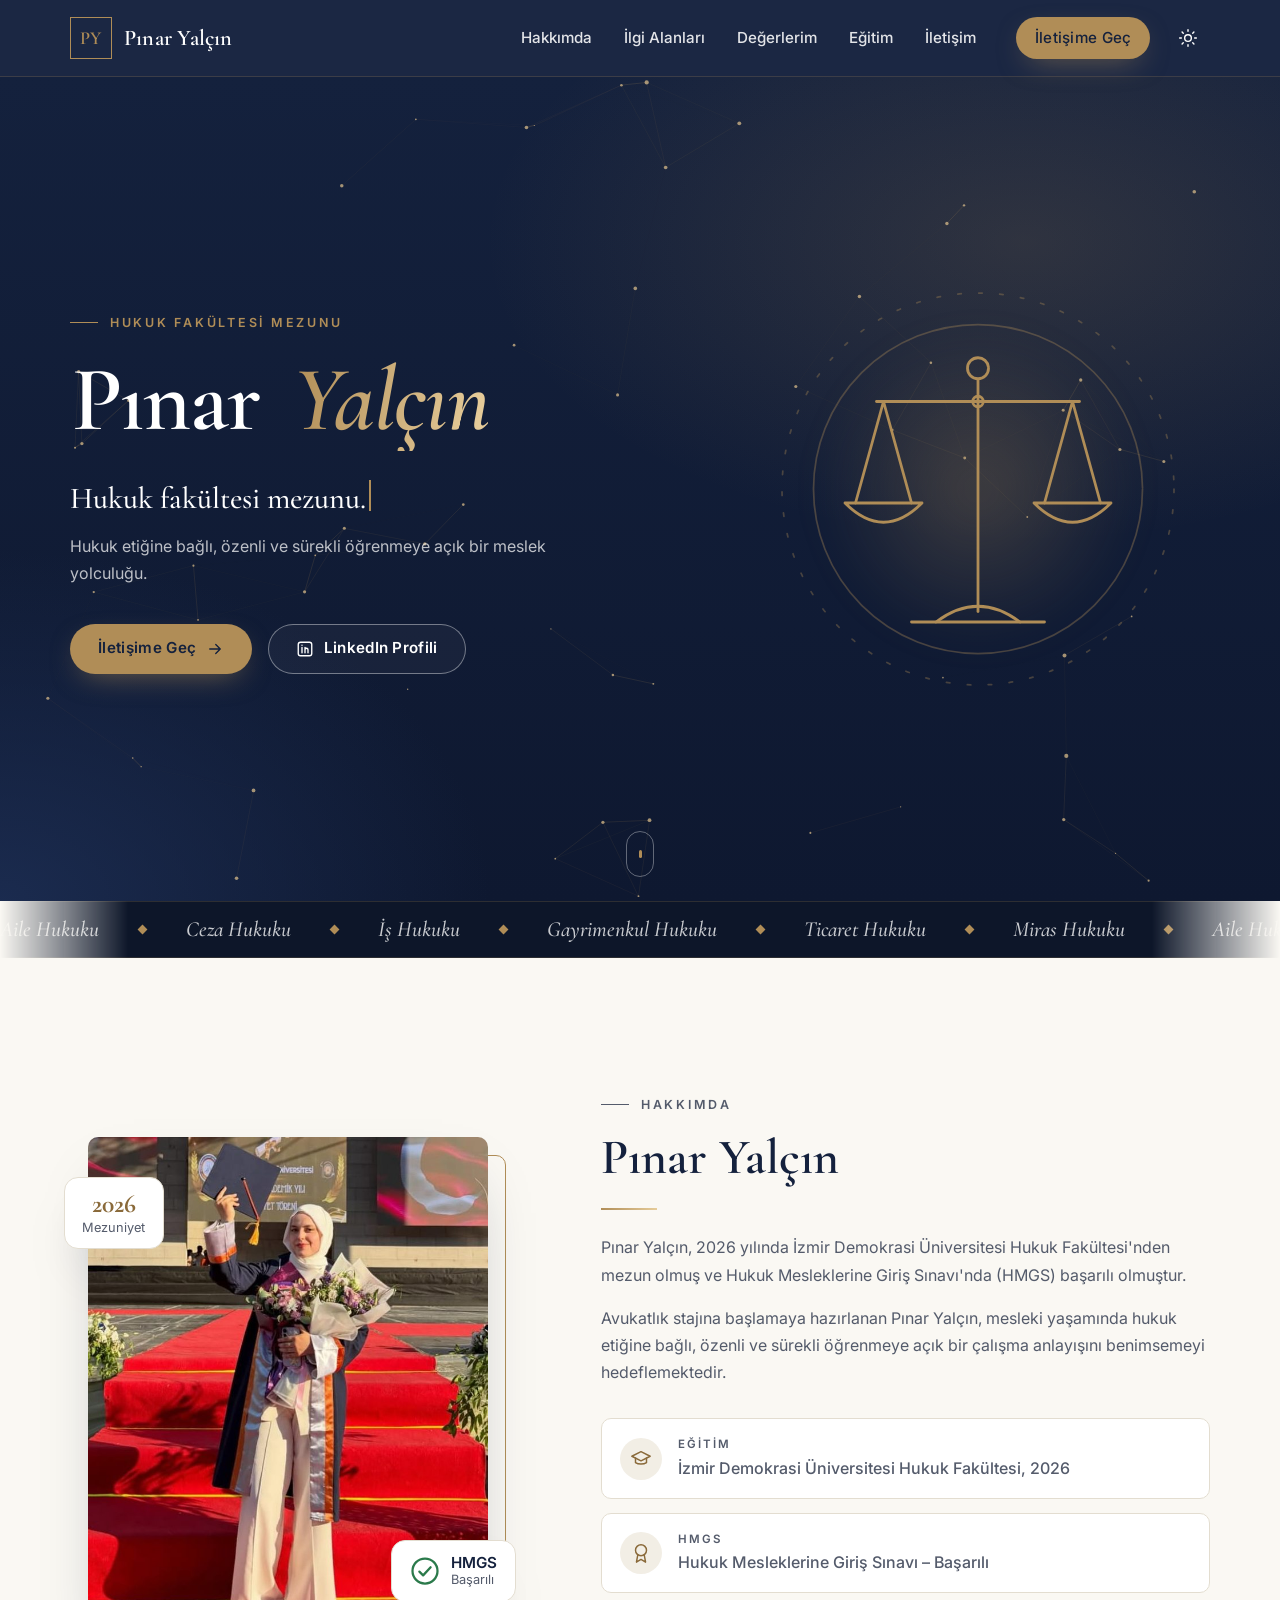
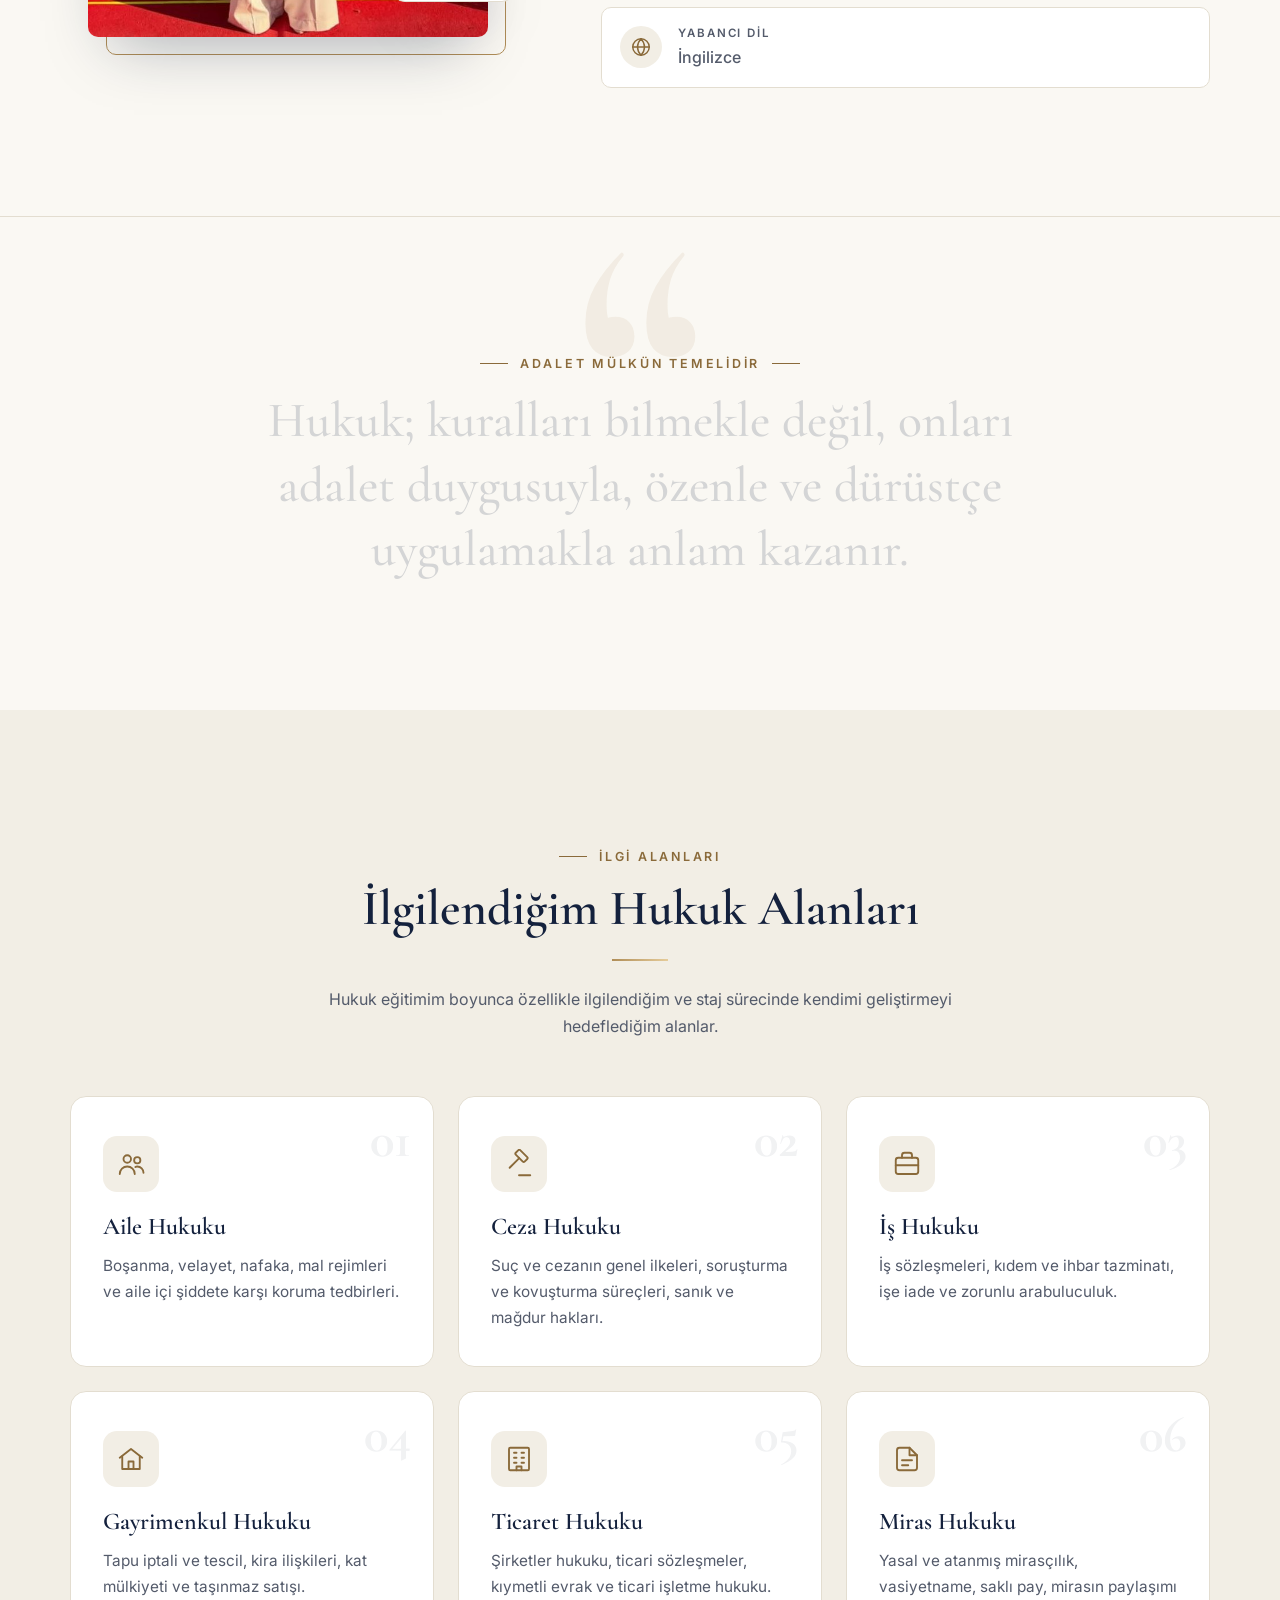
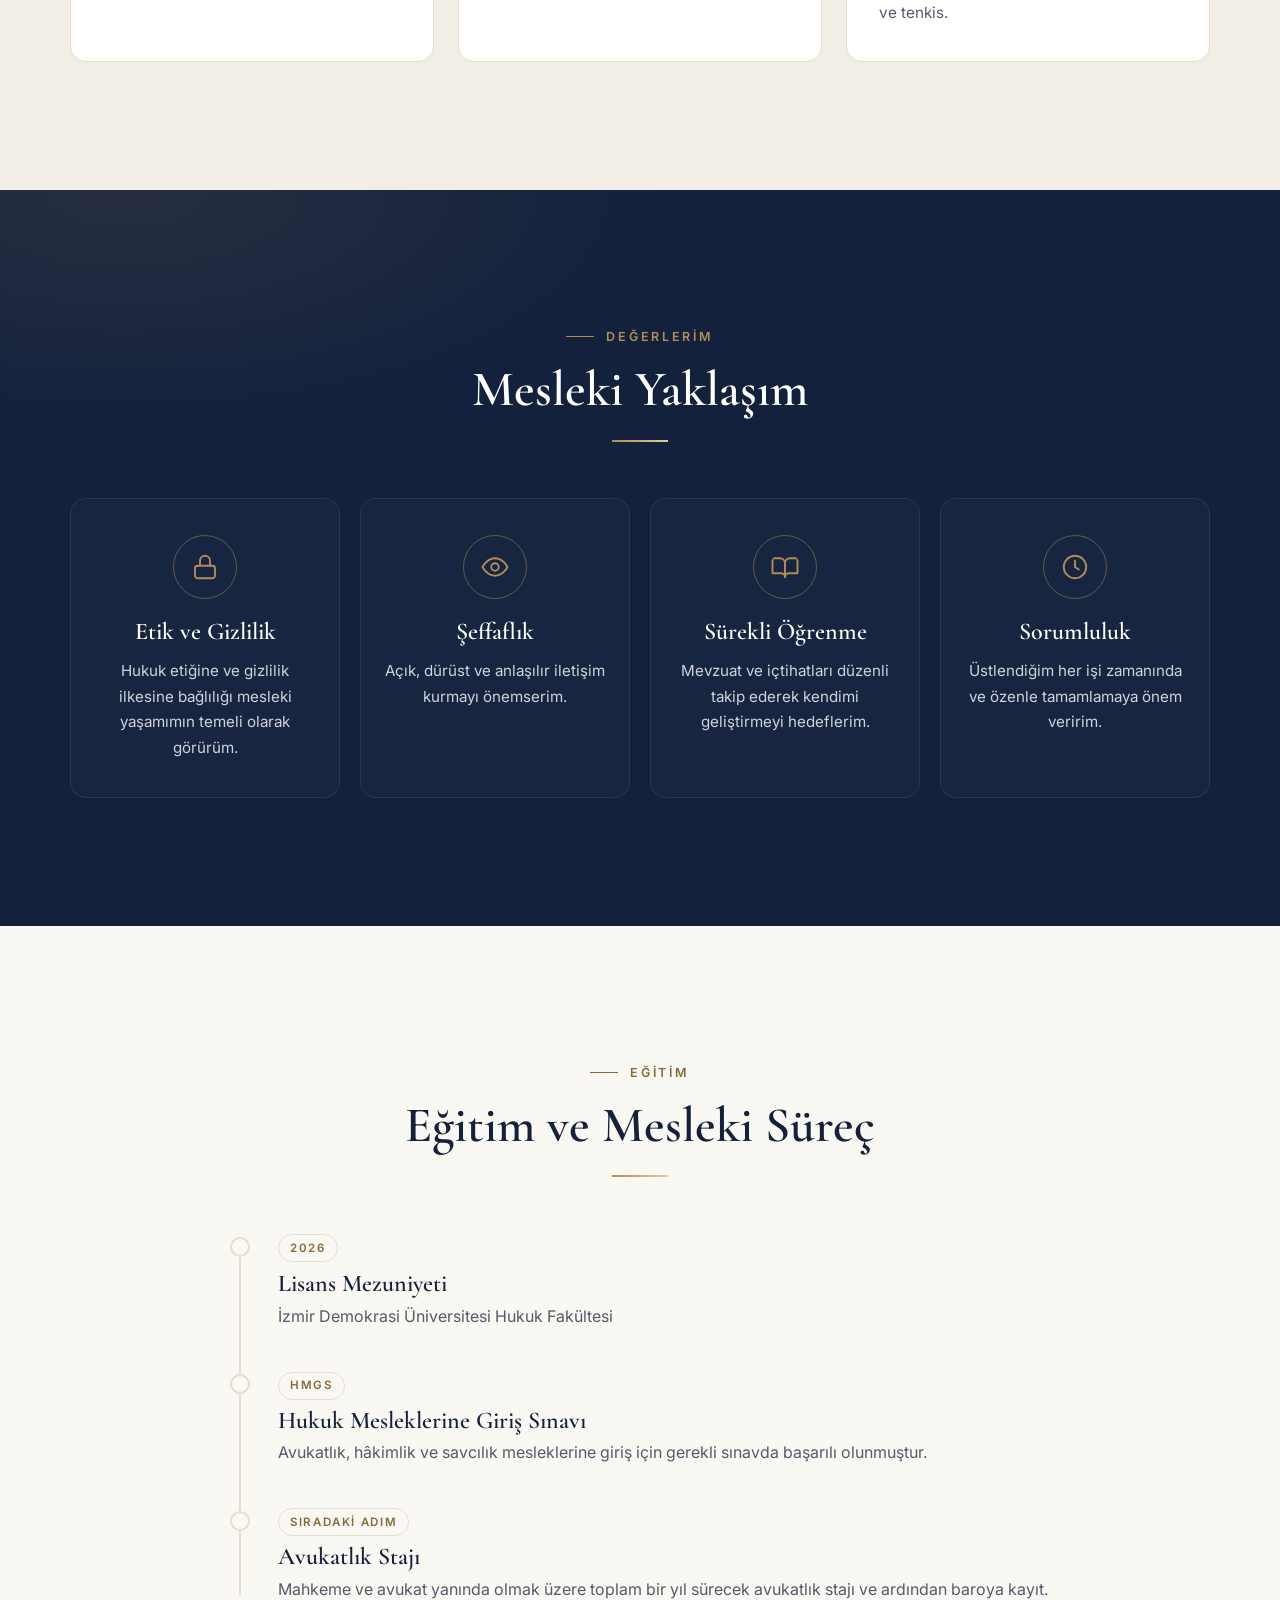
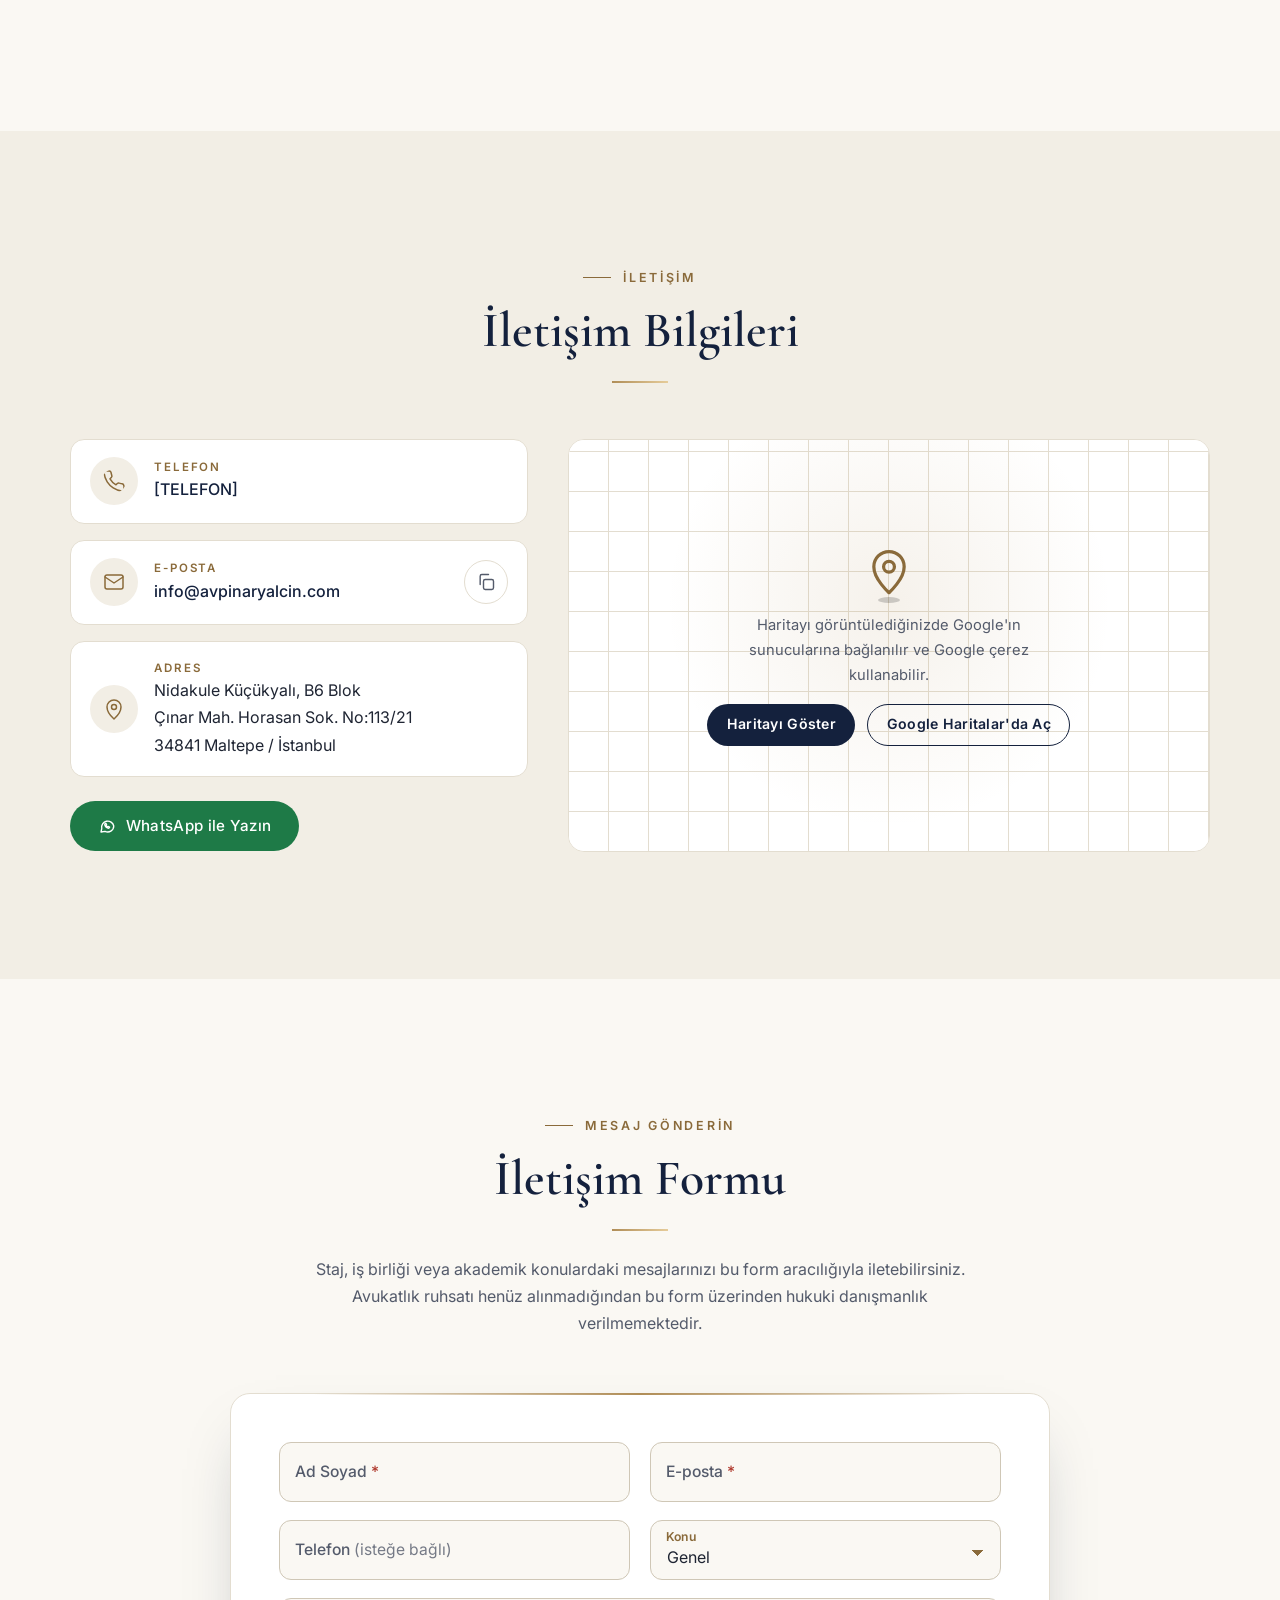
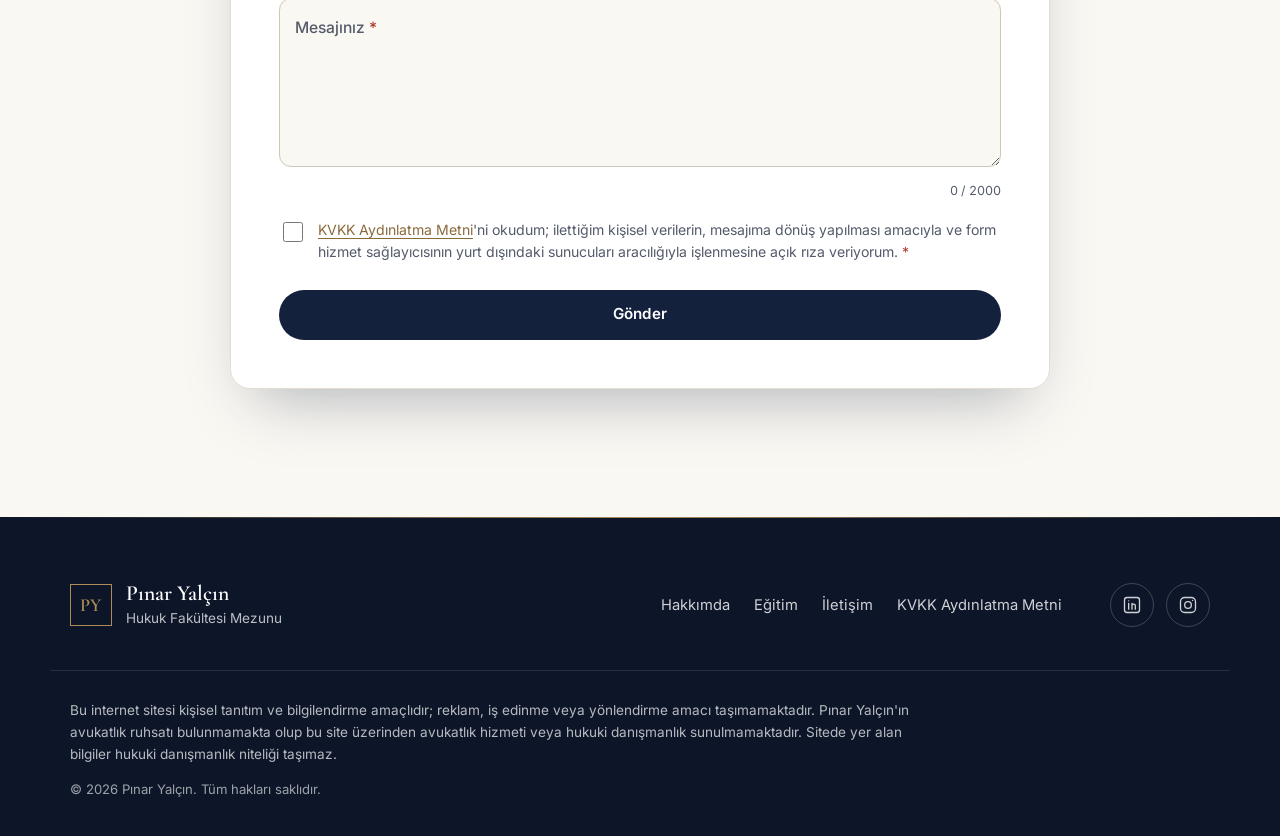
<file: index.html>
<!DOCTYPE html>
<html lang="tr">
<head>
  <meta charset="UTF-8">
  <meta name="viewport" content="width=device-width, initial-scale=1">

  <!-- ===== SEO: Başlık ve açıklama ===== -->
  <!-- NOT: Avukatlık ruhsatı alınana kadar "Av." unvanı ve "avukat" ifadesi kullanılmamalıdır (README > Hukuki notlar) -->
  <title>Pınar Yalçın | Hukuk Fakültesi Mezunu – İstanbul</title>
  <meta name="description" content="Pınar Yalçın – İzmir Demokrasi Üniversitesi Hukuk Fakültesi mezunu. Eğitim bilgileri, ilgi alanları ve iletişim bilgileri.">
  <meta name="author" content="Pınar Yalçın">
  <meta name="theme-color" content="#14213D">
  <meta name="color-scheme" content="light dark">
  <!-- Yayın adresi (alan adı değişirse buradaki ve aşağıdaki adresleri güncelleyin) -->
  <link rel="canonical" href="https://avpinaryalcin.com/">

  <!-- ===== Open Graph (WhatsApp, LinkedIn, Facebook paylaşım önizlemesi) ===== -->
  <meta property="og:type" content="profile">
  <meta property="og:locale" content="tr_TR">
  <meta property="og:site_name" content="Pınar Yalçın">
  <meta property="og:title" content="Pınar Yalçın | Hukuk Fakültesi Mezunu">
  <meta property="og:description" content="Kişisel tanıtım sayfası: eğitim, ilgi alanları ve iletişim bilgileri.">
  <meta property="og:url" content="https://avpinaryalcin.com/">
  <!-- og:image tam (mutlak) adres olmalıdır -->
  <meta property="og:image" content="https://avpinaryalcin.com/assets/og-image.png">
  <meta property="og:image:width" content="1200">
  <meta property="og:image:height" content="630">
  <meta property="og:image:alt" content="Pınar Yalçın – Hukuk Fakültesi Mezunu">
  <meta name="twitter:card" content="summary_large_image">

  <!-- ===== Simgeler (favicon) – dosyalar assets/ klasöründe; Google arama sonuçları için 48'in katı boyutlar ===== -->
  <link rel="icon" href="/assets/favicon.ico" sizes="any">
  <link rel="icon" type="image/svg+xml" href="/assets/favicon.svg">
  <link rel="icon" type="image/png" sizes="48x48" href="/assets/favicon-48.png">
  <link rel="icon" type="image/png" sizes="96x96" href="/assets/favicon-96.png">
  <link rel="icon" type="image/png" sizes="192x192" href="/assets/favicon-192.png">
  <link rel="apple-touch-icon" href="/assets/apple-touch-icon.png">

  <!-- ===== Yazı tipleri (Google Fonts) ===== -->
  <link rel="preconnect" href="https://fonts.googleapis.com">
  <link rel="preconnect" href="https://fonts.gstatic.com" crossorigin>
  <link href="https://fonts.googleapis.com/css2?family=Cormorant+Garamond:ital,wght@0,500;0,600;0,700;1,500;1,600&family=Inter:wght@400;500;600&display=swap" rel="stylesheet">

  <link rel="stylesheet" href="css/style.css">

  <!-- Tema (açık/koyu) ve animasyon sınıfını sayfa çizilmeden önce ayarla (titremeyi önler).
       Tema tercihi yalnızca ziyaretçinin tarayıcısında (localStorage) saklanır; çerez değildir. -->
  <script>
    (function () {
      var d = document.documentElement, t = null;
      d.classList.add('js');
      try { t = localStorage.getItem('theme'); } catch (e) {}
      if (t !== 'light' && t !== 'dark') {
        t = window.matchMedia && matchMedia('(prefers-color-scheme: dark)').matches ? 'dark' : 'light';
      }
      d.setAttribute('data-theme', t);
    })();
  </script>

  <!-- ===== Yapılandırılmış veri (schema.org) – arama motorları için =====
       Ruhsat alınana kadar hukuki hizmet türü (LegalService) yerine kişi (Person) türü kullanılır. -->
  <script type="application/ld+json">
  {
    "@context": "https://schema.org",
    "@type": "Person",
    "name": "Pınar Yalçın",
    "url": "https://avpinaryalcin.com/",
    "image": "https://avpinaryalcin.com/assets/pinar-yalcin.jpg",
    "description": "Hukuk fakültesi mezunu",
    "email": "info@avpinaryalcin.com",
    "knowsLanguage": ["tr", "en"],
    "alumniOf": {
      "@type": "CollegeOrUniversity",
      "name": "İzmir Demokrasi Üniversitesi"
    },
    "address": {
      "@type": "PostalAddress",
      "addressLocality": "Maltepe",
      "addressRegion": "İstanbul",
      "addressCountry": "TR"
    },
    "knowsAbout": ["Aile Hukuku", "Ceza Hukuku", "İş Hukuku", "Gayrimenkul Hukuku", "Ticaret Hukuku", "Miras Hukuku"],
    "sameAs": ["https://www.linkedin.com/in/pyal%C3%A7%C4%B1n/", "https://www.instagram.com/pinaryalcinnn1/"]
  }
  </script>
</head>
<body>
  <!-- Klavye kullanıcıları için "içeriğe atla" bağlantısı -->
  <a class="skip-link" href="#ana-icerik">İçeriğe geç</a>

  <!-- ================= ÜST MENÜ (sticky) ================= -->
  <header class="site-header" id="site-header">
    <div class="container header-inner">
      <a class="brand" href="#hero" aria-label="Pınar Yalçın – Ana sayfa">
        <span class="brand-mark" aria-hidden="true">PY</span>
        <span class="brand-text">Pınar Yalçın</span>
      </a>

      <nav class="site-nav" id="ana-menu" aria-label="Ana menü">
        <ul class="nav-list">
          <li><a href="#hakkimda">Hakkımda</a></li>
          <li><a href="#ilgi-alanlari">İlgi Alanları</a></li>
          <li><a href="#degerler">Değerlerim</a></li>
          <li><a href="#egitim">Eğitim</a></li>
          <li><a href="#iletisim">İletişim</a></li>
          <li><a class="btn btn-gold btn-sm nav-cta" href="#iletisim-formu">İletişime Geç</a></li>
        </ul>
        <!-- Aktif bölümün altında kayan altın çizgi (masaüstü) -->
        <span class="nav-indicator" aria-hidden="true"></span>
      </nav>

      <div class="header-actions">
        <!-- Açık / koyu tema düğmesi -->
        <button class="icon-btn theme-toggle" type="button" aria-label="Koyu temaya geç">
          <svg class="icon-sun" viewBox="0 0 24 24" aria-hidden="true"><circle cx="12" cy="12" r="4"/><path d="M12 2v2M12 20v2M4.9 4.9l1.4 1.4M17.7 17.7l1.4 1.4M2 12h2M20 12h2M4.9 19.1l1.4-1.4M17.7 6.3l1.4-1.4"/></svg>
          <svg class="icon-moon" viewBox="0 0 24 24" aria-hidden="true"><path d="M21 12.8A9 9 0 1 1 11.2 3a7 7 0 0 0 9.8 9.8z"/></svg>
        </button>

        <!-- Mobil hamburger butonu -->
        <button class="nav-toggle" type="button" aria-expanded="false" aria-controls="ana-menu" aria-label="Menüyü aç">
          <span class="nav-toggle-bar" aria-hidden="true"></span>
          <span class="nav-toggle-bar" aria-hidden="true"></span>
          <span class="nav-toggle-bar" aria-hidden="true"></span>
        </button>
      </div>
    </div>
    <!-- Sayfa okuma ilerleme çubuğu -->
    <div class="scroll-progress" aria-hidden="true"></div>
  </header>

  <main id="ana-icerik">

    <!-- ================= 1. HERO ================= -->
    <section class="hero" id="hero" aria-labelledby="hero-baslik">
      <!-- Arka plandaki hareketli altın parçacık ağı (js/main.js çizer) -->
      <canvas class="hero-canvas" aria-hidden="true"></canvas>

      <div class="container hero-inner">
        <div class="hero-content">
          <p class="eyebrow eyebrow-light hero-anim" style="--d:0">Hukuk Fakültesi Mezunu</p>

          <h1 class="hero-title" id="hero-baslik">
            <span class="line"><span class="word" style="--d:1">Pınar</span></span>
            <span class="line"><span class="word gold-text" style="--d:2">Yalçın</span></span>
          </h1>

          <!-- Daktilo efektiyle dönen ifadeler: data-words içinde | ile ayırın -->
          <p class="hero-lead hero-anim" style="--d:3">
            <span class="sr-only">Hukuk fakültesi mezunu, HMGS'de başarılı, avukatlık stajına hazırlanıyor.</span>
            <span aria-hidden="true"><span class="typer" data-words="Hukuk fakültesi mezunu.|HMGS'de başarılı.|Avukatlık stajına hazırlanıyor.">Hukuk fakültesi mezunu.</span><span class="caret"></span></span>
          </p>

          <p class="hero-sub hero-anim" style="--d:4">Hukuk etiğine bağlı, özenli ve sürekli öğrenmeye açık bir meslek yolculuğu.</p>

          <div class="hero-actions hero-anim" style="--d:5">
            <a class="btn btn-gold" href="#iletisim-formu" data-magnetic>
              İletişime Geç
              <svg class="btn-icon" viewBox="0 0 24 24" aria-hidden="true"><path d="M5 12h14M13 6l6 6-6 6"/></svg>
            </a>
            <a class="btn btn-outline-light" href="https://www.linkedin.com/in/pyal%C3%A7%C4%B1n/" target="_blank" rel="noopener" data-magnetic>
              <svg class="btn-icon" viewBox="0 0 24 24" aria-hidden="true"><rect x="3" y="3" width="18" height="18" rx="3"/><path d="M8 10v7M8 7v.01M12 17v-4a2 2 0 0 1 4 0v4M12 10v7"/></svg>
              LinkedIn Profili
            </a>
          </div>
        </div>

        <!-- Kendi kendine çizilen adalet terazisi (dekoratif) -->
        <div class="hero-visual hero-anim" style="--d:2" aria-hidden="true">
          <svg class="scales" viewBox="0 0 240 240">
            <circle class="ring ring-outer" cx="120" cy="120" r="112"/>
            <circle class="ring ring-inner draw" cx="120" cy="120" r="94" pathLength="1" style="--d:0"/>
            <path class="draw" d="M120 58V190" pathLength="1" style="--d:1"/>
            <circle class="draw" cx="120" cy="51" r="6" pathLength="1" style="--d:2"/>
            <path class="draw" d="M82 196H158" pathLength="1" style="--d:2"/>
            <path class="draw" d="M96 196Q120 178 144 196" pathLength="1" style="--d:3"/>
            <g class="scales-beam">
              <path class="draw" d="M62 70H178" pathLength="1" style="--d:3"/>
              <circle class="draw" cx="120" cy="70" r="3" pathLength="1" style="--d:4"/>
              <path class="draw" d="M66 70 50 128M66 70l16 58" pathLength="1" style="--d:4"/>
              <path class="draw" d="M174 70l-16 58M174 70l16 58" pathLength="1" style="--d:4"/>
              <path class="draw" d="M44 128H88M44 128Q66 150 88 128" pathLength="1" style="--d:5"/>
              <path class="draw" d="M152 128H196M152 128Q174 150 196 128" pathLength="1" style="--d:5"/>
            </g>
          </svg>
        </div>
      </div>

      <a class="scroll-cue" href="#hakkimda" aria-label="Aşağı kaydır"><span aria-hidden="true"></span></a>
    </section>

    <!-- Kayan ilgi alanları şeridi (dekoratif) -->
    <div class="ribbon" aria-hidden="true">
      <div class="ribbon-track">
        <span>Aile Hukuku</span><span>Ceza Hukuku</span><span>İş Hukuku</span><span>Gayrimenkul Hukuku</span><span>Ticaret Hukuku</span><span>Miras Hukuku</span>
        <span>Aile Hukuku</span><span>Ceza Hukuku</span><span>İş Hukuku</span><span>Gayrimenkul Hukuku</span><span>Ticaret Hukuku</span><span>Miras Hukuku</span>
      </div>
    </div>

    <!-- ================= 2. HAKKIMDA ================= -->
    <section class="section" id="hakkimda" aria-labelledby="hakkimda-baslik">
      <div class="container about-grid">
        <figure class="about-photo reveal" data-reveal="left">
          <div class="about-photo-frame">
            <!-- Profil fotoğrafı (4:5 dikey oran). Değiştirmek için yeni fotoğrafı assets/ klasörüne koyup src'yi güncelleyin -->
            <img src="assets/pinar-yalcin.jpg" alt="Pınar Yalçın mezuniyet töreninde, cübbesi ve kepiyle" width="700" height="875" loading="lazy" decoding="async">
          </div>
          <!-- Fotoğraf üzerindeki yüzen rozetler (bilgiler aşağıda metin olarak da var) -->
          <div class="photo-badge badge-top" aria-hidden="true">
            <strong>2026</strong>
            <span>Mezuniyet</span>
          </div>
          <div class="photo-badge badge-bottom" aria-hidden="true">
            <svg viewBox="0 0 24 24"><circle cx="12" cy="12" r="10"/><path d="m7.5 12.5 3 3 6-6.5"/></svg>
            <span><strong>HMGS</strong>Başarılı</span>
          </div>
        </figure>

        <div class="about-text reveal" data-reveal="right">
          <p class="eyebrow">Hakkımda</p>
          <h2 id="hakkimda-baslik" class="title-line">Pınar Yalçın</h2>
          <!-- Biyografi metnini dilediğiniz gibi düzenleyebilirsiniz -->
          <p>Pınar Yalçın, 2026 yılında İzmir Demokrasi Üniversitesi Hukuk Fakültesi'nden mezun olmuş ve Hukuk Mesleklerine Giriş Sınavı'nda (HMGS) başarılı olmuştur.</p>
          <p>Avukatlık stajına başlamaya hazırlanan Pınar Yalçın, mesleki yaşamında hukuk etiğine bağlı, özenli ve sürekli öğrenmeye açık bir çalışma anlayışını benimsemeyi hedeflemektedir.</p>

          <ul class="about-facts" data-stagger>
            <li class="fact reveal">
              <svg class="fact-icon" viewBox="0 0 24 24" aria-hidden="true"><path d="M2 9l10-5 10 5-10 5z"/><path d="M6 11v5c3 2 9 2 12 0v-5"/></svg>
              <div>
                <p class="fact-label">Eğitim</p>
                <p class="fact-value">İzmir Demokrasi Üniversitesi Hukuk Fakültesi, 2026</p>
              </div>
            </li>
            <li class="fact reveal">
              <svg class="fact-icon" viewBox="0 0 24 24" aria-hidden="true"><circle cx="12" cy="9" r="6"/><path d="m8.5 14-1.5 8 5-3 5 3-1.5-8"/></svg>
              <div>
                <p class="fact-label">HMGS</p>
                <p class="fact-value">Hukuk Mesleklerine Giriş Sınavı – Başarılı</p>
              </div>
            </li>
            <li class="fact reveal">
              <svg class="fact-icon" viewBox="0 0 24 24" aria-hidden="true"><circle cx="12" cy="12" r="9"/><path d="M3 12h18M12 3c2.5 2.7 3.8 5.7 3.8 9s-1.3 6.3-3.8 9c-2.5-2.7-3.8-5.7-3.8-9S9.5 5.7 12 3z"/></svg>
              <div>
                <p class="fact-label">Yabancı Dil</p>
                <p class="fact-value">İngilizce</p>
              </div>
            </li>
          </ul>
        </div>
      </div>
    </section>

    <!-- ================= ALINTI (kaydırdıkça kelime kelime aydınlanır) ================= -->
    <section class="quote-band" aria-label="Alıntı">
      <figure class="container container-narrow">
        <p class="eyebrow quote-eyebrow">Adalet mülkün temelidir</p>
        <!-- Metni kendi sözünüzle değiştirebilirsiniz -->
        <blockquote>
          <p class="quote-text" data-word-reveal>Hukuk; kuralları bilmekle değil, onları adalet duygusuyla, özenle ve dürüstçe uygulamakla anlam kazanır.</p>
        </blockquote>
      </figure>
    </section>

    <!-- ================= 3. İLGİ ALANLARI ================= -->
    <section class="section section-alt" id="ilgi-alanlari" aria-labelledby="alanlar-baslik">
      <div class="container">
        <header class="section-head reveal">
          <p class="eyebrow">İlgi Alanları</p>
          <h2 id="alanlar-baslik" class="title-line">İlgilendiğim Hukuk Alanları</h2>
          <p class="section-lead">Hukuk eğitimim boyunca özellikle ilgilendiğim ve staj sürecinde kendimi geliştirmeyi hedeflediğim alanlar.</p>
        </header>

        <ul class="cards" data-stagger>
          <!-- Kart: Aile Hukuku -->
          <li class="card reveal" data-tilt>
            <span class="card-num" aria-hidden="true">01</span>
            <svg class="card-icon" viewBox="0 0 24 24" aria-hidden="true"><circle cx="9" cy="8" r="3"/><circle cx="17" cy="9" r="2.5"/><path d="M3 20c0-3.3 2.7-6 6-6s6 2.7 6 6"/><path d="M15.5 14.4c.5-.3 1-.4 1.5-.4 2.8 0 5 2.2 5 5"/></svg>
            <h3>Aile Hukuku</h3>
            <p>Boşanma, velayet, nafaka, mal rejimleri ve aile içi şiddete karşı koruma tedbirleri.</p>
          </li>
          <!-- Kart: Ceza Hukuku -->
          <li class="card reveal" data-tilt>
            <span class="card-num" aria-hidden="true">02</span>
            <svg class="card-icon" viewBox="0 0 24 24" aria-hidden="true"><rect x="9" y="3" width="10" height="5" rx="1" transform="rotate(45 14 5.5)"/><path d="M12.2 7.3 4.5 15"/><path d="M12 21h9"/></svg>
            <h3>Ceza Hukuku</h3>
            <p>Suç ve cezanın genel ilkeleri, soruşturma ve kovuşturma süreçleri, sanık ve mağdur hakları.</p>
          </li>
          <!-- Kart: İş Hukuku -->
          <li class="card reveal" data-tilt>
            <span class="card-num" aria-hidden="true">03</span>
            <svg class="card-icon" viewBox="0 0 24 24" aria-hidden="true"><rect x="3" y="7" width="18" height="13" rx="2"/><path d="M8 7V5a2 2 0 0 1 2-2h4a2 2 0 0 1 2 2v2"/><path d="M3 13h18"/></svg>
            <h3>İş Hukuku</h3>
            <p>İş sözleşmeleri, kıdem ve ihbar tazminatı, işe iade ve zorunlu arabuluculuk.</p>
          </li>
          <!-- Kart: Gayrimenkul Hukuku -->
          <li class="card reveal" data-tilt>
            <span class="card-num" aria-hidden="true">04</span>
            <svg class="card-icon" viewBox="0 0 24 24" aria-hidden="true"><path d="m3 11 9-7 9 7"/><path d="M5 10v10h14V10"/><path d="M10 20v-6h4v6"/></svg>
            <h3>Gayrimenkul Hukuku</h3>
            <p>Tapu iptali ve tescil, kira ilişkileri, kat mülkiyeti ve taşınmaz satışı.</p>
          </li>
          <!-- Kart: Ticaret Hukuku -->
          <li class="card reveal" data-tilt>
            <span class="card-num" aria-hidden="true">05</span>
            <svg class="card-icon" viewBox="0 0 24 24" aria-hidden="true"><rect x="4" y="3" width="16" height="18" rx="1"/><path d="M8 7h2M14 7h2M8 11h2M14 11h2M8 15h2M14 15h2"/><path d="M10 21v-3h4v3"/></svg>
            <h3>Ticaret Hukuku</h3>
            <p>Şirketler hukuku, ticari sözleşmeler, kıymetli evrak ve ticari işletme hukuku.</p>
          </li>
          <!-- Kart: Miras Hukuku -->
          <li class="card reveal" data-tilt>
            <span class="card-num" aria-hidden="true">06</span>
            <svg class="card-icon" viewBox="0 0 24 24" aria-hidden="true"><path d="M14 3H6a2 2 0 0 0-2 2v14a2 2 0 0 0 2 2h12a2 2 0 0 0 2-2V9z"/><path d="M14 3v6h6"/><path d="M8 13h8M8 17h5"/></svg>
            <h3>Miras Hukuku</h3>
            <p>Yasal ve atanmış mirasçılık, vasiyetname, saklı pay, mirasın paylaşımı ve tenkis.</p>
          </li>
        </ul>
      </div>
    </section>

    <!-- ================= 4. DEĞERLERİM ================= -->
    <section class="section section-dark" id="degerler" aria-labelledby="degerler-baslik">
      <div class="container">
        <header class="section-head reveal">
          <p class="eyebrow eyebrow-light">Değerlerim</p>
          <h2 id="degerler-baslik" class="title-line">Mesleki Yaklaşım</h2>
        </header>

        <ul class="principles" data-stagger>
          <li class="principle reveal">
            <svg class="principle-icon" viewBox="0 0 24 24" aria-hidden="true"><rect x="4" y="11" width="16" height="10" rx="2"/><path d="M8 11V7a4 4 0 0 1 8 0v4"/></svg>
            <h3>Etik ve Gizlilik</h3>
            <p>Hukuk etiğine ve gizlilik ilkesine bağlılığı mesleki yaşamımın temeli olarak görürüm.</p>
          </li>
          <li class="principle reveal">
            <svg class="principle-icon" viewBox="0 0 24 24" aria-hidden="true"><path d="M2 12s3.6-7 10-7 10 7 10 7-3.6 7-10 7S2 12 2 12z"/><circle cx="12" cy="12" r="3"/></svg>
            <h3>Şeffaflık</h3>
            <p>Açık, dürüst ve anlaşılır iletişim kurmayı önemserim.</p>
          </li>
          <li class="principle reveal">
            <svg class="principle-icon" viewBox="0 0 24 24" aria-hidden="true"><path d="M2 5h6a4 4 0 0 1 4 4v11a3 3 0 0 0-3-3H2z"/><path d="M22 5h-6a4 4 0 0 0-4 4v11a3 3 0 0 1 3-3h7z"/></svg>
            <h3>Sürekli Öğrenme</h3>
            <p>Mevzuat ve içtihatları düzenli takip ederek kendimi geliştirmeyi hedeflerim.</p>
          </li>
          <li class="principle reveal">
            <svg class="principle-icon" viewBox="0 0 24 24" aria-hidden="true"><circle cx="12" cy="12" r="9"/><path d="M12 7v5l3 2"/></svg>
            <h3>Sorumluluk</h3>
            <p>Üstlendiğim her işi zamanında ve özenle tamamlamaya önem veririm.</p>
          </li>
        </ul>
      </div>
    </section>

    <!-- ================= 5. EĞİTİM VE SÜREÇ (zaman çizelgesi) ================= -->
    <section class="section" id="egitim" aria-labelledby="egitim-baslik">
      <div class="container container-narrow">
        <header class="section-head reveal">
          <p class="eyebrow">Eğitim</p>
          <h2 id="egitim-baslik" class="title-line">Eğitim ve Mesleki Süreç</h2>
        </header>

        <!-- Yeni bir adım eklemek için bir <li class="timeline-item"> bloğunu kopyalayın.
             Tamamlanan adımlara "is-done" sınıfını ekleyin. -->
        <ol class="timeline">
          <li class="timeline-item is-done reveal">
            <p class="timeline-label">2026</p>
            <h3>Lisans Mezuniyeti</h3>
            <p>İzmir Demokrasi Üniversitesi Hukuk Fakültesi</p>
          </li>
          <li class="timeline-item is-done reveal">
            <p class="timeline-label">HMGS</p>
            <h3>Hukuk Mesleklerine Giriş Sınavı</h3>
            <p>Avukatlık, hâkimlik ve savcılık mesleklerine giriş için gerekli sınavda başarılı olunmuştur.</p>
          </li>
          <li class="timeline-item reveal">
            <p class="timeline-label">Sıradaki adım</p>
            <h3>Avukatlık Stajı</h3>
            <p>Mahkeme ve avukat yanında olmak üzere toplam bir yıl sürecek avukatlık stajı ve ardından baroya kayıt.</p>
          </li>
        </ol>
      </div>
    </section>

    <!-- ================= 6. İLETİŞİM ================= -->
    <section class="section section-alt" id="iletisim" aria-labelledby="iletisim-baslik">
      <div class="container">
        <header class="section-head reveal">
          <p class="eyebrow">İletişim</p>
          <h2 id="iletisim-baslik" class="title-line">İletişim Bilgileri</h2>
        </header>

        <div class="contact-grid">
          <ul class="contact-list" data-stagger>
            <li class="contact-item reveal">
              <svg class="contact-icon" viewBox="0 0 24 24" aria-hidden="true"><path d="M22 16.9v3a2 2 0 0 1-2.2 2 19.8 19.8 0 0 1-8.6-3.1 19.5 19.5 0 0 1-6-6A19.8 19.8 0 0 1 2.1 4.2 2 2 0 0 1 4.1 2h3a2 2 0 0 1 2 1.7c.1.9.4 1.8.7 2.7a2 2 0 0 1-.5 2.1L8 9.8a16 16 0 0 0 6 6l1.3-1.3a2 2 0 0 1 2.1-.4c.9.3 1.8.6 2.7.7a2 2 0 0 1 1.7 2z"/></svg>
              <div>
                <h3>Telefon</h3>
                <!-- Telefon numarasını uluslararası formatta yazın: tel:+905XXXXXXXXX -->
                <a href="tel:+90XXXXXXXXXX">[TELEFON]</a>
              </div>
            </li>
            <li class="contact-item reveal">
              <svg class="contact-icon" viewBox="0 0 24 24" aria-hidden="true"><rect x="3" y="5" width="18" height="14" rx="2"/><path d="m3 7 9 6 9-6"/></svg>
              <div>
                <h3>E-posta</h3>
                <a href="mailto:info@avpinaryalcin.com">info@avpinaryalcin.com</a>
              </div>
              <!-- E-postayı panoya kopyala (data-copy içine de e-posta adresini yazın) -->
              <button class="icon-btn copy-btn" type="button" data-copy="info@avpinaryalcin.com" aria-label="E-posta adresini kopyala">
                <svg viewBox="0 0 24 24" aria-hidden="true"><rect x="9" y="9" width="12" height="12" rx="2"/><path d="M5 15V5a2 2 0 0 1 2-2h8"/></svg>
              </button>
            </li>
            <li class="contact-item reveal">
              <svg class="contact-icon" viewBox="0 0 24 24" aria-hidden="true"><path d="M12 22s7-6.2 7-12a7 7 0 0 0-14 0c0 5.8 7 12 7 12z"/><circle cx="12" cy="10" r="2.5"/></svg>
              <div>
                <h3>Adres</h3>
                <address>Nidakule Küçükyalı, B6 Blok<br>Çınar Mah. Horasan Sok. No:113/21<br>34841 Maltepe / İstanbul</address>
              </div>
            </li>
            <li class="contact-whatsapp reveal">
              <!-- WhatsApp: wa.me/ sonrasına + ve boşluk olmadan ülke koduyla yazın (ör. 905XXXXXXXXX) -->
              <a class="btn btn-whatsapp" href="https://wa.me/90XXXXXXXXXX" target="_blank" rel="noopener" data-magnetic>
                <svg class="btn-icon" viewBox="0 0 24 24" aria-hidden="true"><path d="M21 12a8 8 0 0 1-11.6 7.1L4 20l1-4.6A8 8 0 1 1 21 12z"/><path d="M9 9.5c0 3 2.5 5.5 5.5 5.5l1-1.5-2-1-1 .8a3.6 3.6 0 0 1-1.8-1.8l.8-1-1-2z"/></svg>
                WhatsApp ile Yazın
              </a>
            </li>
          </ul>

          <!-- Harita: Gizlilik için tıklanınca yüklenir (Google Maps çerez kullanabilir).
               Daha kesin konum için Google Maps > Paylaş > Harita yerleştir'den aldığınız iframe src adresini data-src'ye yazın. -->
          <div class="map reveal" data-reveal="zoom" data-map
               data-src="https://maps.google.com/maps?q=Nidakule%20K%C3%BC%C3%A7%C3%BCkyal%C4%B1%2C%20Maltepe%2C%20%C4%B0stanbul&amp;z=16&amp;output=embed">
            <div class="map-placeholder">
              <span class="map-pin" aria-hidden="true">
                <svg class="map-placeholder-icon" viewBox="0 0 24 24"><path d="M12 22s7-6.2 7-12a7 7 0 0 0-14 0c0 5.8 7 12 7 12z"/><circle cx="12" cy="10" r="2.5"/></svg>
              </span>
              <p>Haritayı görüntülediğinizde Google'ın sunucularına bağlanılır ve Google çerez kullanabilir.</p>
              <div class="map-actions">
                <button type="button" class="btn btn-navy btn-sm" data-map-load>Haritayı Göster</button>
                <a class="btn btn-outline btn-sm" href="https://www.google.com/maps/search/?api=1&amp;query=Nidakule%20K%C3%BC%C3%A7%C3%BCkyal%C4%B1%2C%20Maltepe%2C%20%C4%B0stanbul" target="_blank" rel="noopener">Google Haritalar'da Aç</a>
              </div>
            </div>
          </div>
        </div>
      </div>
    </section>

    <!-- ================= 7. İLETİŞİM FORMU (Formspree) ================= -->
    <section class="section" id="iletisim-formu" aria-labelledby="form-baslik">
      <div class="container container-narrow">
        <header class="section-head reveal">
          <p class="eyebrow">Mesaj Gönderin</p>
          <h2 id="form-baslik" class="title-line">İletişim Formu</h2>
          <p class="section-lead">Staj, iş birliği veya akademik konulardaki mesajlarınızı bu form aracılığıyla iletebilirsiniz. Avukatlık ruhsatı henüz alınmadığından bu form üzerinden hukuki danışmanlık verilmemektedir.</p>
        </header>

        <!-- YOUR_FORM_ID kısmını Formspree'den aldığınız form kimliğiyle değiştirin (README'ye bakın) -->
        <form class="contact-form reveal" id="contact-form" action="https://formspree.io/f/YOUR_FORM_ID" method="POST" novalidate>
          <!-- Kayan etiketli alanlar: placeholder=" " silinmemeli (etiket animasyonu için gerekli) -->
          <div class="form-row">
            <div class="form-field field-float">
              <input type="text" id="ad" name="ad_soyad" autocomplete="name" required minlength="3" placeholder=" " aria-describedby="ad-hata">
              <label for="ad">Ad Soyad <span class="req" aria-hidden="true">*</span></label>
              <p class="field-error" id="ad-hata" aria-live="polite"></p>
            </div>
            <div class="form-field field-float">
              <input type="email" id="eposta" name="email" autocomplete="email" required placeholder=" " aria-describedby="eposta-hata">
              <label for="eposta">E-posta <span class="req" aria-hidden="true">*</span></label>
              <p class="field-error" id="eposta-hata" aria-live="polite"></p>
            </div>
          </div>

          <div class="form-row">
            <div class="form-field field-float">
              <input type="tel" id="telefon" name="telefon" autocomplete="tel" inputmode="tel" placeholder=" " aria-describedby="telefon-hata">
              <label for="telefon">Telefon <span class="optional">(isteğe bağlı)</span></label>
              <p class="field-error" id="telefon-hata" aria-live="polite"></p>
            </div>
            <div class="form-field field-float is-static">
              <select id="konu" name="konu">
                <option value="Genel">Genel</option>
                <option value="Staj / İş Birliği">Staj / İş Birliği</option>
                <option value="Akademik / Etkinlik">Akademik / Etkinlik</option>
                <option value="Diğer">Diğer</option>
              </select>
              <label for="konu">Konu</label>
            </div>
          </div>

          <div class="form-field field-float">
            <textarea id="mesaj" name="mesaj" rows="5" required minlength="20" maxlength="2000" placeholder=" " aria-describedby="mesaj-hata mesaj-sayac"></textarea>
            <label for="mesaj">Mesajınız <span class="req" aria-hidden="true">*</span></label>
            <div class="field-meta">
              <p class="field-error" id="mesaj-hata" aria-live="polite"></p>
              <p class="char-count" id="mesaj-sayac">0 / 2000</p>
            </div>
          </div>

          <!-- KVKK onay kutusu (zorunlu) -->
          <div class="form-field form-check">
            <input type="checkbox" id="kvkk" name="kvkk_onay" value="Onaylandı" required aria-describedby="kvkk-hata">
            <label for="kvkk"><a href="kvkk.html" target="_blank" rel="noopener">KVKK Aydınlatma Metni</a>'ni okudum; ilettiğim kişisel verilerin, mesajıma dönüş yapılması amacıyla ve form hizmet sağlayıcısının yurt dışındaki sunucuları aracılığıyla işlenmesine açık rıza veriyorum. <span class="req" aria-hidden="true">*</span></label>
            <p class="field-error" id="kvkk-hata" aria-live="polite"></p>
          </div>

          <!-- Spam koruması (honeypot): gerçek kullanıcılar görmez, doldurmaz -->
          <div class="hp" aria-hidden="true">
            <label for="gotcha">Bu alanı boş bırakın</label>
            <input type="text" id="gotcha" name="_gotcha" tabindex="-1" autocomplete="off">
          </div>
          <input type="hidden" name="_subject" value="Web sitesi – yeni mesaj">

          <button type="submit" class="btn btn-navy btn-block btn-submit">
            <span class="btn-label">Gönder</span>
            <span class="spinner" aria-hidden="true"></span>
          </button>
          <p class="form-status" id="form-status" role="status" aria-live="polite"></p>

          <!-- Başarılı gönderim sonrası gösterilen panel -->
          <div class="form-success" hidden>
            <svg class="success-check" viewBox="0 0 52 52" aria-hidden="true"><circle cx="26" cy="26" r="24" pathLength="1"/><path d="m15 27 7 7 15-16" pathLength="1"/></svg>
            <h3 tabindex="-1">Teşekkürler!</h3>
            <p>Mesajınız iletildi. En kısa sürede dönüş yapılacaktır.</p>
            <button type="button" class="btn btn-outline btn-sm" data-form-reset>Yeni mesaj gönder</button>
          </div>
        </form>
      </div>
    </section>
  </main>

  <!-- ================= 8. FOOTER ================= -->
  <footer class="site-footer">
    <div class="container footer-inner">
      <div class="footer-brand">
        <span class="brand-mark" aria-hidden="true">PY</span>
        <div>
          <p class="footer-name">Pınar Yalçın</p>
          <p class="footer-meta">Hukuk Fakültesi Mezunu</p>
        </div>
      </div>

      <nav aria-label="Alt menü">
        <ul class="footer-links">
          <li><a href="#hakkimda">Hakkımda</a></li>
          <li><a href="#egitim">Eğitim</a></li>
          <li><a href="#iletisim">İletişim</a></li>
          <li><a href="kvkk.html">KVKK Aydınlatma Metni</a></li>
        </ul>
      </nav>

      <!-- Sosyal medya: kullanmadığınız satırı silin -->
      <ul class="footer-social">
        <li><a href="https://www.linkedin.com/in/pyal%C3%A7%C4%B1n/" target="_blank" rel="noopener" aria-label="LinkedIn">
          <svg viewBox="0 0 24 24" aria-hidden="true"><rect x="3" y="3" width="18" height="18" rx="3"/><path d="M8 10v7M8 7v.01M12 17v-4a2 2 0 0 1 4 0v4M12 10v7"/></svg>
        </a></li>
        <li><a href="https://www.instagram.com/pinaryalcinnn1/" target="_blank" rel="noopener" aria-label="Instagram">
          <svg viewBox="0 0 24 24" aria-hidden="true"><rect x="3" y="3" width="18" height="18" rx="5"/><circle cx="12" cy="12" r="4"/><path d="M17.5 6.5v.01"/></svg>
        </a></li>
      </ul>
    </div>

    <div class="container footer-legal">
      <!-- Yasal uyarı -->
      <p class="disclaimer">Bu internet sitesi kişisel tanıtım ve bilgilendirme amaçlıdır; reklam, iş edinme veya yönlendirme amacı taşımamaktadır. Pınar Yalçın'ın avukatlık ruhsatı bulunmamakta olup bu site üzerinden avukatlık hizmeti veya hukuki danışmanlık sunulmamaktadır. Sitede yer alan bilgiler hukuki danışmanlık niteliği taşımaz.</p>
      <p class="copyright">&copy; <span data-year>2026</span> Pınar Yalçın. Tüm hakları saklıdır.</p>
    </div>
  </footer>

  <!-- Başa dön butonu (çevresindeki halka sayfa ilerlemesini gösterir) -->
  <a class="to-top" href="#hero" aria-label="Sayfanın başına dön">
    <svg class="to-top-ring" viewBox="0 0 48 48" aria-hidden="true"><circle cx="24" cy="24" r="22" pathLength="1"/></svg>
    <svg class="to-top-arrow" viewBox="0 0 24 24" aria-hidden="true"><path d="M12 19V5M6 11l6-6 6 6"/></svg>
  </a>

  <!-- Kısa bildirim (ör. "E-posta kopyalandı") -->
  <div class="toast" role="status" aria-live="polite"></div>

  <script src="js/main.js" defer></script>
</body>
</html>
</file>
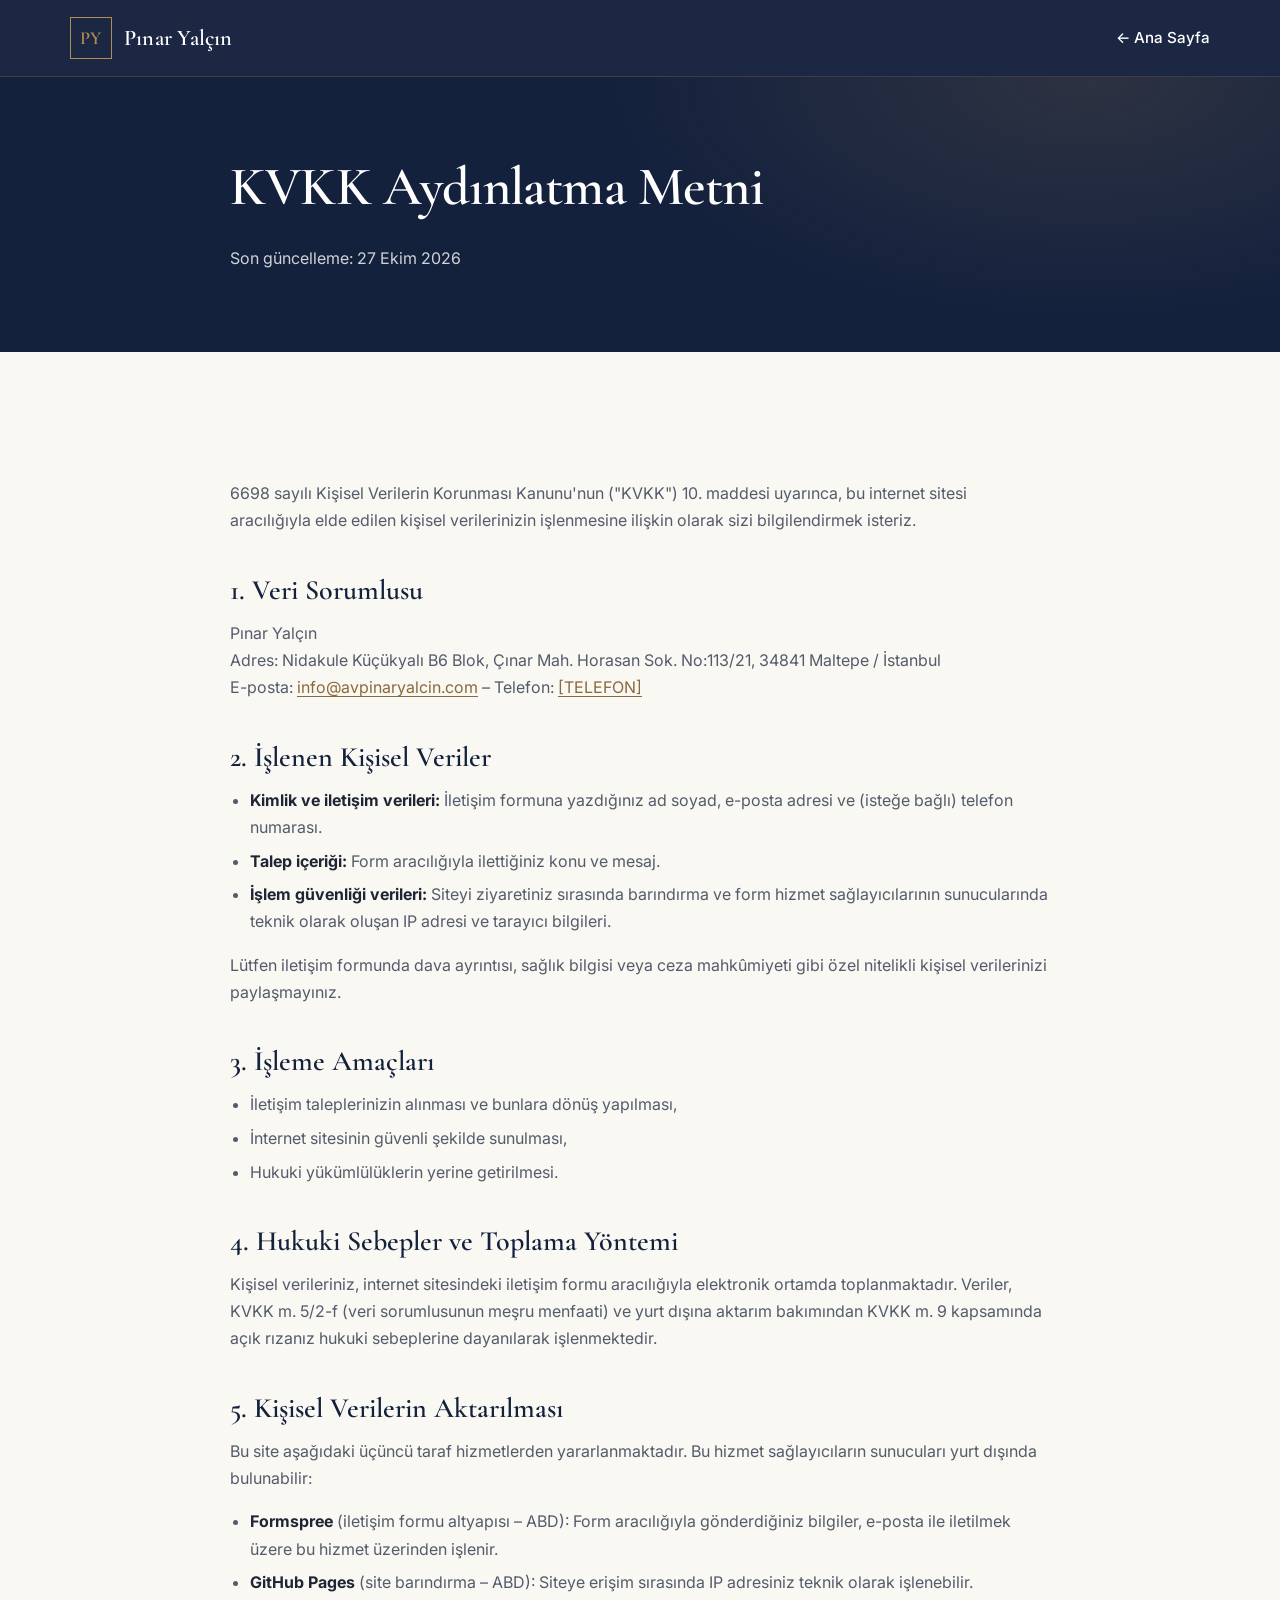
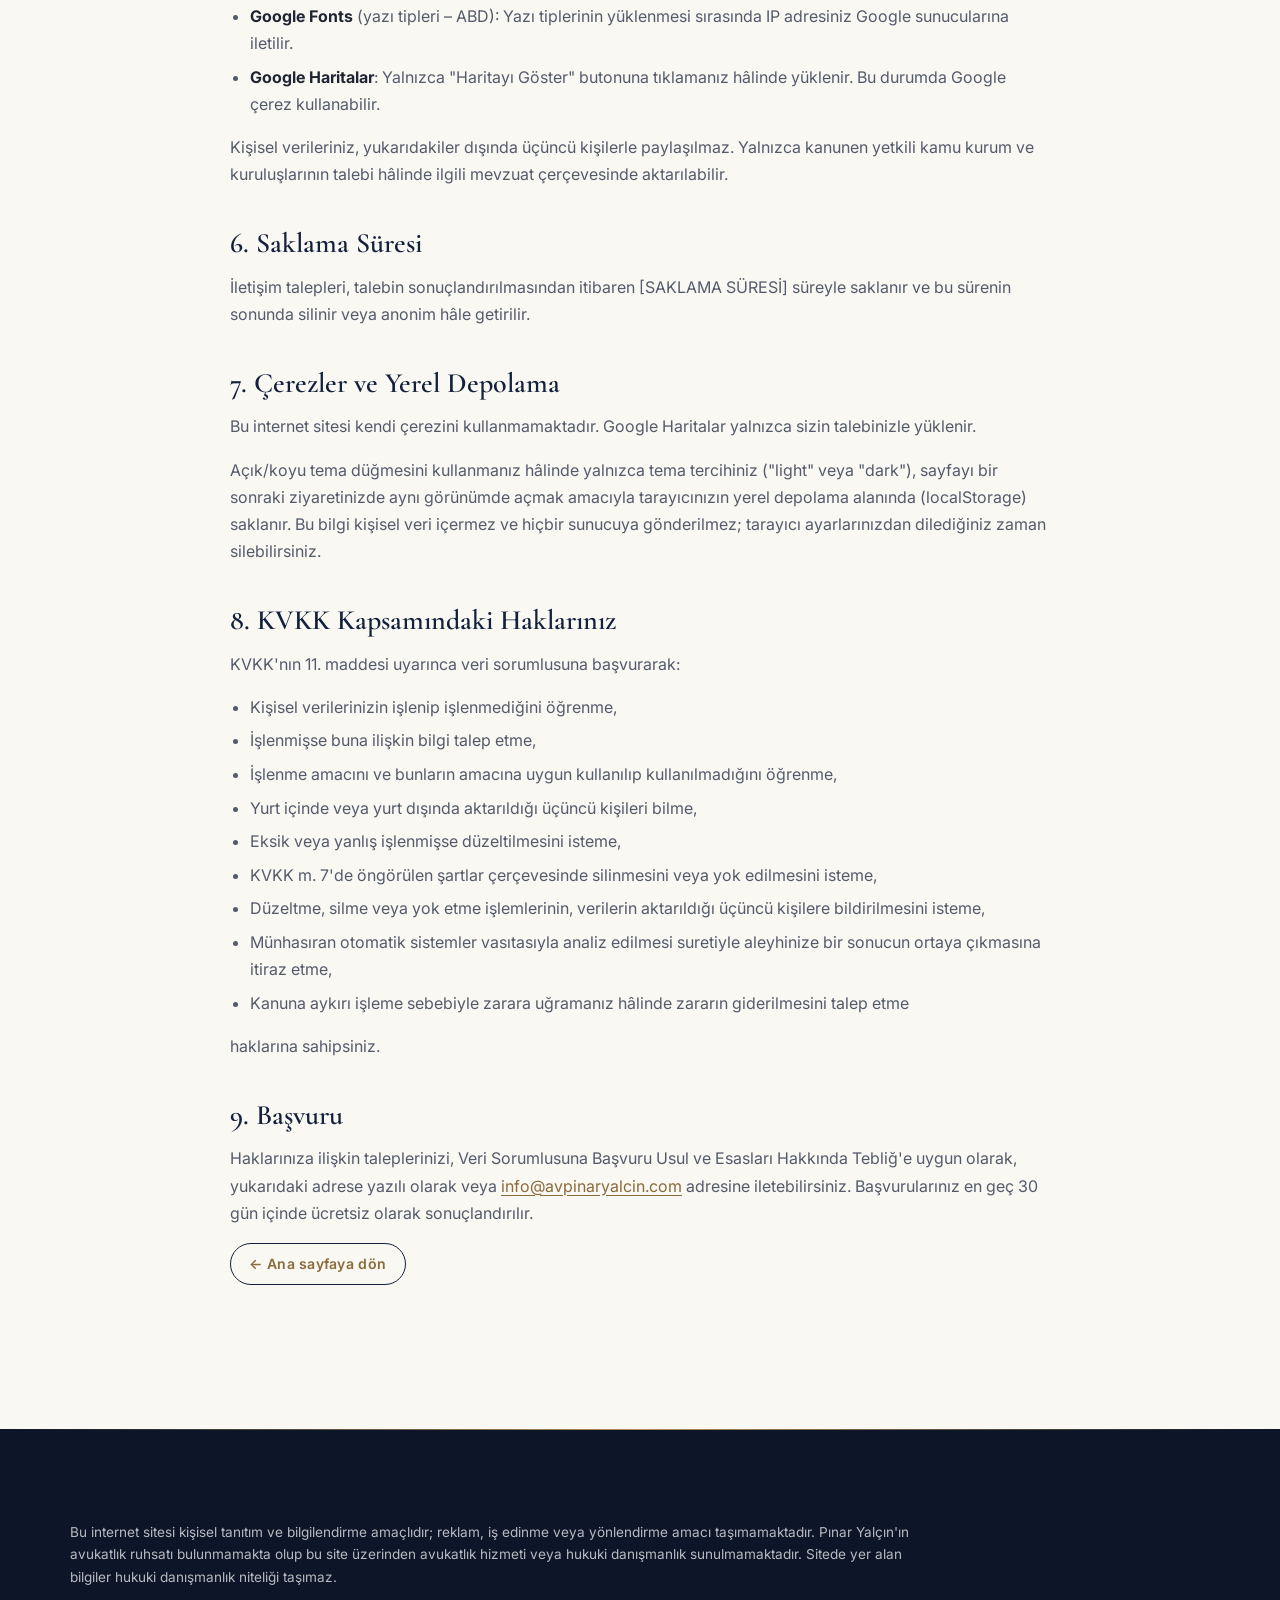
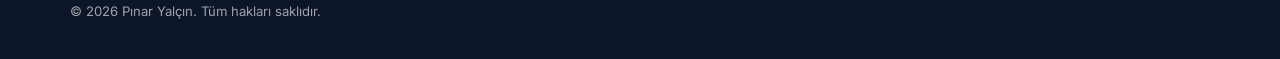
<file: kvkk.html>
<!DOCTYPE html>
<html lang="tr">
<head>
  <meta charset="UTF-8">
  <meta name="viewport" content="width=device-width, initial-scale=1">
  <title>KVKK Aydınlatma Metni | Pınar Yalçın</title>
  <meta name="description" content="Pınar Yalçın internet sitesi kişisel verilerin korunması ve işlenmesine ilişkin aydınlatma metni.">
  <meta name="theme-color" content="#14213D">
  <link rel="canonical" href="https://avpinaryalcin.com/kvkk.html">
  <link rel="icon" href="/assets/favicon.ico" sizes="any">
  <link rel="icon" type="image/svg+xml" href="/assets/favicon.svg">
  <link rel="icon" type="image/png" sizes="48x48" href="/assets/favicon-48.png">
  <link rel="icon" type="image/png" sizes="96x96" href="/assets/favicon-96.png">
  <link rel="icon" type="image/png" sizes="192x192" href="/assets/favicon-192.png">
  <link rel="apple-touch-icon" href="/assets/apple-touch-icon.png">
  <link rel="preconnect" href="https://fonts.googleapis.com">
  <link rel="preconnect" href="https://fonts.gstatic.com" crossorigin>
  <link href="https://fonts.googleapis.com/css2?family=Cormorant+Garamond:wght@500;600;700&family=Inter:wght@400;500;600&display=swap" rel="stylesheet">
  <link rel="stylesheet" href="css/style.css">
  <!-- Ana sayfada seçilen temayı (açık/koyu) uygula -->
  <script>
    (function () {
      var t = null;
      try { t = localStorage.getItem('theme'); } catch (e) {}
      if (t !== 'light' && t !== 'dark') {
        t = window.matchMedia && matchMedia('(prefers-color-scheme: dark)').matches ? 'dark' : 'light';
      }
      document.documentElement.setAttribute('data-theme', t);
    })();
  </script>
</head>
<body>
  <a class="skip-link" href="#ana-icerik">İçeriğe geç</a>

  <header class="site-header">
    <div class="container header-inner">
      <a class="brand" href="index.html" aria-label="Pınar Yalçın – Ana sayfa">
        <span class="brand-mark" aria-hidden="true">PY</span>
        <span class="brand-text">Pınar Yalçın</span>
      </a>
      <a class="back-link" href="index.html">&larr; Ana Sayfa</a>
    </div>
  </header>

  <main id="ana-icerik">
    <section class="page-hero">
      <div class="container container-narrow">
        <h1>KVKK Aydınlatma Metni</h1>
        <!-- Metni güncellediğinizde tarihi değiştirin -->
        <p>Son güncelleme: 27 Ekim 2026</p>
      </div>
    </section>

    <!-- ÖRNEK METİN: Kendi veri işleme faaliyetlerinize göre gözden geçirin. -->
    <section class="section">
      <div class="container container-narrow legal-content">
        <p>6698 sayılı Kişisel Verilerin Korunması Kanunu'nun ("KVKK") 10. maddesi uyarınca, bu internet sitesi aracılığıyla elde edilen kişisel verilerinizin işlenmesine ilişkin olarak sizi bilgilendirmek isteriz.</p>

        <h2>1. Veri Sorumlusu</h2>
        <p>Pınar Yalçın<br>
          Adres: Nidakule Küçükyalı B6 Blok, Çınar Mah. Horasan Sok. No:113/21, 34841 Maltepe / İstanbul<br>
          E-posta: <a href="mailto:info@avpinaryalcin.com">info@avpinaryalcin.com</a> – Telefon: <a href="tel:+90XXXXXXXXXX">[TELEFON]</a></p>

        <h2>2. İşlenen Kişisel Veriler</h2>
        <ul>
          <li><strong>Kimlik ve iletişim verileri:</strong> İletişim formuna yazdığınız ad soyad, e-posta adresi ve (isteğe bağlı) telefon numarası.</li>
          <li><strong>Talep içeriği:</strong> Form aracılığıyla ilettiğiniz konu ve mesaj.</li>
          <li><strong>İşlem güvenliği verileri:</strong> Siteyi ziyaretiniz sırasında barındırma ve form hizmet sağlayıcılarının sunucularında teknik olarak oluşan IP adresi ve tarayıcı bilgileri.</li>
        </ul>
        <p>Lütfen iletişim formunda dava ayrıntısı, sağlık bilgisi veya ceza mahkûmiyeti gibi özel nitelikli kişisel verilerinizi paylaşmayınız.</p>

        <h2>3. İşleme Amaçları</h2>
        <ul>
          <li>İletişim taleplerinizin alınması ve bunlara dönüş yapılması,</li>
          <li>İnternet sitesinin güvenli şekilde sunulması,</li>
          <li>Hukuki yükümlülüklerin yerine getirilmesi.</li>
        </ul>

        <h2>4. Hukuki Sebepler ve Toplama Yöntemi</h2>
        <p>Kişisel verileriniz, internet sitesindeki iletişim formu aracılığıyla elektronik ortamda toplanmaktadır. Veriler, KVKK m. 5/2-f (veri sorumlusunun meşru menfaati) ve yurt dışına aktarım bakımından KVKK m. 9 kapsamında açık rızanız hukuki sebeplerine dayanılarak işlenmektedir.</p>

        <h2>5. Kişisel Verilerin Aktarılması</h2>
        <p>Bu site aşağıdaki üçüncü taraf hizmetlerden yararlanmaktadır. Bu hizmet sağlayıcıların sunucuları yurt dışında bulunabilir:</p>
        <ul>
          <li><strong>Formspree</strong> (iletişim formu altyapısı – ABD): Form aracılığıyla gönderdiğiniz bilgiler, e-posta ile iletilmek üzere bu hizmet üzerinden işlenir.</li>
          <li><strong>GitHub Pages</strong> (site barındırma – ABD): Siteye erişim sırasında IP adresiniz teknik olarak işlenebilir.</li>
          <li><strong>Google Fonts</strong> (yazı tipleri – ABD): Yazı tiplerinin yüklenmesi sırasında IP adresiniz Google sunucularına iletilir.</li>
          <li><strong>Google Haritalar</strong>: Yalnızca "Haritayı Göster" butonuna tıklamanız hâlinde yüklenir. Bu durumda Google çerez kullanabilir.</li>
        </ul>
        <p>Kişisel verileriniz, yukarıdakiler dışında üçüncü kişilerle paylaşılmaz. Yalnızca kanunen yetkili kamu kurum ve kuruluşlarının talebi hâlinde ilgili mevzuat çerçevesinde aktarılabilir.</p>

        <h2>6. Saklama Süresi</h2>
        <p>İletişim talepleri, talebin sonuçlandırılmasından itibaren [SAKLAMA SÜRESİ] süreyle saklanır ve bu sürenin sonunda silinir veya anonim hâle getirilir.</p>

        <h2>7. Çerezler ve Yerel Depolama</h2>
        <p>Bu internet sitesi kendi çerezini kullanmamaktadır. Google Haritalar yalnızca sizin talebinizle yüklenir.</p>
        <p>Açık/koyu tema düğmesini kullanmanız hâlinde yalnızca tema tercihiniz ("light" veya "dark"), sayfayı bir sonraki ziyaretinizde aynı görünümde açmak amacıyla tarayıcınızın yerel depolama alanında (localStorage) saklanır. Bu bilgi kişisel veri içermez ve hiçbir sunucuya gönderilmez; tarayıcı ayarlarınızdan dilediğiniz zaman silebilirsiniz.</p>

        <h2>8. KVKK Kapsamındaki Haklarınız</h2>
        <p>KVKK'nın 11. maddesi uyarınca veri sorumlusuna başvurarak:</p>
        <ul>
          <li>Kişisel verilerinizin işlenip işlenmediğini öğrenme,</li>
          <li>İşlenmişse buna ilişkin bilgi talep etme,</li>
          <li>İşlenme amacını ve bunların amacına uygun kullanılıp kullanılmadığını öğrenme,</li>
          <li>Yurt içinde veya yurt dışında aktarıldığı üçüncü kişileri bilme,</li>
          <li>Eksik veya yanlış işlenmişse düzeltilmesini isteme,</li>
          <li>KVKK m. 7'de öngörülen şartlar çerçevesinde silinmesini veya yok edilmesini isteme,</li>
          <li>Düzeltme, silme veya yok etme işlemlerinin, verilerin aktarıldığı üçüncü kişilere bildirilmesini isteme,</li>
          <li>Münhasıran otomatik sistemler vasıtasıyla analiz edilmesi suretiyle aleyhinize bir sonucun ortaya çıkmasına itiraz etme,</li>
          <li>Kanuna aykırı işleme sebebiyle zarara uğramanız hâlinde zararın giderilmesini talep etme</li>
        </ul>
        <p>haklarına sahipsiniz.</p>

        <h2>9. Başvuru</h2>
        <p>Haklarınıza ilişkin taleplerinizi, Veri Sorumlusuna Başvuru Usul ve Esasları Hakkında Tebliğ'e uygun olarak, yukarıdaki adrese yazılı olarak veya <a href="mailto:info@avpinaryalcin.com">info@avpinaryalcin.com</a> adresine iletebilirsiniz. Başvurularınız en geç 30 gün içinde ücretsiz olarak sonuçlandırılır.</p>

        <p><a class="btn btn-outline btn-sm" href="index.html">&larr; Ana sayfaya dön</a></p>
      </div>
    </section>
  </main>

  <footer class="site-footer">
    <div class="container footer-legal">
      <p class="disclaimer">Bu internet sitesi kişisel tanıtım ve bilgilendirme amaçlıdır; reklam, iş edinme veya yönlendirme amacı taşımamaktadır. Pınar Yalçın'ın avukatlık ruhsatı bulunmamakta olup bu site üzerinden avukatlık hizmeti veya hukuki danışmanlık sunulmamaktadır. Sitede yer alan bilgiler hukuki danışmanlık niteliği taşımaz.</p>
      <p class="copyright">&copy; 2026 Pınar Yalçın. Tüm hakları saklıdır.</p>
    </div>
  </footer>
</body>
</html>
</file>
<file: css/style.css>
/* =========================================================
   Pınar Yalçın – Ana stil dosyası
   Renkleri ve yazı tiplerini aşağıdaki değişkenlerden değiştirebilirsiniz.
   ========================================================= */

/* ---------- Marka renkleri (iki temada da aynı) ---------- */
:root {
  --navy: #14213D;          /* Ana koyu lacivert */
  --navy-700: #1C2D52;      /* Biraz açık lacivert (hover vb.) */
  --navy-900: #0D1629;      /* Footer / şerit zemini */
  --gold: #B08D57;          /* Altın/bronz vurgu */
  --gold-light: #E6CC9A;    /* Parıltı efekti için açık altın */
  --white: #FFFFFF;

  /* Yazı tipleri */
  --font-heading: "Cormorant Garamond", Georgia, "Times New Roman", serif;
  --font-body: "Inter", system-ui, -apple-system, "Segoe UI", Roboto, Arial, sans-serif;

  /* Ölçüler */
  --container: 1180px;
  --radius: 10px;
  --header-h: 76px;
  --ease: cubic-bezier(.2, .7, .2, 1);
  --ease-out: cubic-bezier(.16, 1, .3, 1);
}

/* ---------- AÇIK TEMA (varsayılan) ---------- */
:root,
[data-theme="light"] {
  --bg: #FAF8F3;            /* Kırık beyaz zemin */
  --bg-alt: #F2EEE5;        /* Alternatif bölüm zemini */
  --surface: #FFFFFF;       /* Kart / form zemini */
  --heading: #14213D;       /* Başlık rengi */
  --text: #1F2533;          /* Ana metin */
  --muted: #545B6B;         /* İkincil metin */
  --line: #E3DDD0;          /* İnce çizgiler */
  --accent: #8A6A3A;        /* Açık zeminde okunur altın (kontrast ≥ 4.5:1) */
  --input-bg: #FAF8F3;
  --input-border: #CFC7B6;
  --error: #B03A2E;         /* Hata metni/çerçevesi */
  --success: #2B7A4B;       /* Başarı rengi */
  --shadow: 0 18px 40px -20px rgba(20, 33, 61, .28);
  --shadow-lg: 0 30px 60px -25px rgba(20, 33, 61, .35);
  color-scheme: light;
}

/* ---------- KOYU TEMA ---------- */
[data-theme="dark"] {
  --bg: #0B1324;
  --bg-alt: #0F1A2F;
  --surface: #14213D;
  --heading: #F3EEE4;
  --text: #D9DCE3;
  --muted: #A3AAB8;
  --line: rgba(255, 255, 255, .1);
  --accent: #C9A56E;        /* Koyu zeminde okunur altın */
  --input-bg: #0F1A2F;
  --input-border: rgba(255, 255, 255, .16);
  --error: #FF8A80;         /* Koyu zeminde okunur kırmızı */
  --success: #6FD69B;
  --shadow: 0 18px 40px -20px rgba(0, 0, 0, .6);
  --shadow-lg: 0 30px 60px -25px rgba(0, 0, 0, .7);
  color-scheme: dark;   /* Tarayıcının açılır listeleri ve kaydırma çubukları da koyu olsun */
}

/* ---------- Temel sıfırlama ---------- */
*, *::before, *::after { box-sizing: border-box; }

html {
  scroll-behavior: smooth;
  scroll-padding-top: var(--header-h); /* Sabit menü başlıkları örtmesin */
  -webkit-text-size-adjust: 100%;
}

body {
  margin: 0;
  font-family: var(--font-body);
  font-size: 1rem;
  line-height: 1.7;
  color: var(--text);
  background: var(--bg);
  -webkit-font-smoothing: antialiased;
  overflow-x: hidden;
  transition: background-color .4s var(--ease), color .4s var(--ease);
}

img, svg { display: block; max-width: 100%; }
img { height: auto; }

h1, h2, h3 {
  font-family: var(--font-heading);
  font-weight: 600;
  line-height: 1.12;
  color: var(--heading);
  margin: 0 0 .5em;
}
h1 { font-size: clamp(3rem, 9vw, 5.75rem); letter-spacing: -.015em; }
h2 { font-size: clamp(2.1rem, 5vw, 3.1rem); }
h3 { font-size: 1.5rem; }

p { margin: 0 0 1em; }

a { color: var(--heading); text-underline-offset: 3px; }
a:hover { color: var(--accent); }

ul, ol { margin: 0; padding: 0; list-style: none; }

::selection { background: var(--gold); color: var(--navy); }

/* Klavye odak göstergesi – erişilebilirlik için silmeyin */
:focus-visible {
  outline: 3px solid var(--gold);
  outline-offset: 3px;
  border-radius: 4px;
}

/* Yalnızca ekran okuyucular için metin */
.sr-only {
  position: absolute !important;
  width: 1px; height: 1px;
  padding: 0; margin: -1px;
  overflow: hidden; clip: rect(0, 0, 0, 0);
  white-space: nowrap; border: 0;
}

/* "İçeriğe geç" bağlantısı – yalnızca klavyeyle odaklanınca görünür */
.skip-link {
  position: absolute;
  left: 1rem;
  top: -100px;
  z-index: 300;
  padding: .75rem 1.25rem;
  background: var(--gold);
  color: var(--navy);
  font-weight: 600;
  border-radius: var(--radius);
  text-decoration: none;
}
.skip-link:focus { top: 1rem; }

/* ---------- Yerleşim yardımcıları ---------- */
.container {
  width: 100%;
  max-width: var(--container);
  margin-inline: auto;
  padding-inline: 1.25rem;
}
.container-narrow { max-width: 860px; }

.section { padding-block: clamp(4.5rem, 11vw, 8rem); position: relative; }
.section-alt { background: var(--bg-alt); }
.section-dark {
  background:
    radial-gradient(900px 400px at 10% 0%, rgba(176, 141, 87, .12), transparent 60%),
    var(--navy);
  color: rgba(255, 255, 255, .8);
}
.section-dark h2, .section-dark h3 { color: var(--white); }

.section-head { text-align: center; max-width: 700px; margin: 0 auto 3.5rem; }
.section-lead { color: var(--muted); }

/* Bölüm üst başlığı (küçük, altın renkli) */
.eyebrow {
  display: inline-flex;
  align-items: center;
  gap: .75rem;
  margin-bottom: .9rem;
  font-size: .78rem;
  font-weight: 600;
  letter-spacing: .22em;
  text-transform: uppercase;
  color: var(--accent);
}
.eyebrow::before {
  content: "";
  width: 28px;
  height: 1px;
  background: currentColor;
}
.eyebrow-light { color: var(--gold); }

/* Başlık altında açılan altın çizgi */
.title-line::after {
  content: "";
  display: block;
  width: 56px;
  height: 2px;
  margin-top: .45em;
  background: linear-gradient(90deg, var(--gold), var(--gold-light));
  transform: scaleX(0);
  transform-origin: left;
  transition: transform 1s var(--ease-out) .3s;
}
.section-head .title-line::after { margin-inline: auto; transform-origin: center; }
.is-visible .title-line::after,
.title-line.is-visible::after,
html:not(.js) .title-line::after { transform: scaleX(1); }

/* Altın parıltılı metin */
.gold-text {
  font-style: italic;
  background: linear-gradient(100deg, var(--gold) 0%, var(--gold-light) 40%, var(--gold) 60%, #9A7744 100%);
  background-size: 250% 100%;
  -webkit-background-clip: text;
  background-clip: text;
  color: transparent;
  animation: shimmer 7s linear infinite;
}
@keyframes shimmer { to { background-position: -250% 0; } }

/* ---------- Butonlar ---------- */
.btn {
  position: relative;
  display: inline-flex;
  align-items: center;
  justify-content: center;
  gap: .6rem;
  min-height: 50px;           /* Dokunmatik hedef boyutu */
  padding: .85rem 1.7rem;
  font: 600 .95rem/1.2 var(--font-body);
  letter-spacing: .02em;
  text-decoration: none;
  border: 1px solid transparent;
  border-radius: 999px;
  cursor: pointer;
  overflow: hidden;
  isolation: isolate;
  transition: background-color .3s var(--ease), color .3s var(--ease), border-color .3s var(--ease), box-shadow .3s var(--ease), transform .3s var(--ease-out);
}
/* Üzerine gelince parlayan ışık şeridi */
.btn::after {
  content: "";
  position: absolute;
  inset: 0;
  z-index: -1;
  background: linear-gradient(110deg, transparent 30%, rgba(255, 255, 255, .35) 50%, transparent 70%);
  transform: translateX(-120%);
  transition: transform .8s var(--ease);
}
.btn:hover::after { transform: translateX(120%); }
.btn-sm { min-height: 42px; padding: .55rem 1.15rem; font-size: .88rem; }
.btn-block { width: 100%; }
.btn:disabled { cursor: not-allowed; opacity: .75; }

.btn-gold { background: var(--gold); color: var(--navy); box-shadow: 0 10px 30px -12px rgba(176, 141, 87, .7); }
.btn-gold:hover { background: #C29F69; color: var(--navy); box-shadow: 0 14px 34px -10px rgba(176, 141, 87, .85); }

.btn-navy { background: var(--navy); color: var(--white); }
.btn-navy:hover { background: var(--navy-700); color: var(--white); }
[data-theme="dark"] .btn-navy { background: var(--gold); color: var(--navy); }
[data-theme="dark"] .btn-navy:hover { background: #C29F69; color: var(--navy); }

.btn-outline { background: transparent; color: var(--heading); border-color: var(--heading); }
.btn-outline:hover { background: var(--heading); color: var(--bg); }

.btn-outline-light { background: rgba(255, 255, 255, .04); color: var(--white); border-color: rgba(255, 255, 255, .4); backdrop-filter: blur(4px); }
.btn-outline-light:hover { background: var(--white); color: var(--navy); border-color: var(--white); }

/* WhatsApp yeşili – beyaz metinle yeterli kontrast için koyu ton */
.btn-whatsapp { background: #1E7A47; color: var(--white); }
.btn-whatsapp:hover { background: #17633A; color: var(--white); }

.btn-icon { width: 18px; height: 18px; fill: none; stroke: currentColor; stroke-width: 1.8; stroke-linecap: round; stroke-linejoin: round; }

/* Yuvarlak ikon butonu (tema, kopyala) */
.icon-btn {
  display: inline-grid;
  place-items: center;
  width: 44px;
  height: 44px;
  padding: 0;
  color: inherit;
  background: transparent;
  border: 1px solid transparent;
  border-radius: 50%;
  cursor: pointer;
  transition: background-color .25s, border-color .25s, color .25s, transform .4s var(--ease-out);
}
.icon-btn svg { width: 20px; height: 20px; fill: none; stroke: currentColor; stroke-width: 1.7; stroke-linecap: round; stroke-linejoin: round; }

/* ---------- Üst menü (sticky) ---------- */
.site-header {
  position: sticky;
  top: 0;
  z-index: 100;
  background: rgba(20, 33, 61, .97);
  backdrop-filter: saturate(140%) blur(12px);
  -webkit-backdrop-filter: saturate(140%) blur(12px);
  border-bottom: 1px solid rgba(176, 141, 87, .22);
  transition: box-shadow .3s var(--ease), background-color .3s var(--ease);
}
.site-header.is-scrolled {
  background: rgba(13, 22, 41, .94);
  box-shadow: 0 10px 30px -15px rgba(0, 0, 0, .6);
}

.header-inner {
  display: flex;
  align-items: center;
  gap: 1rem;
  min-height: var(--header-h);
  transition: min-height .3s var(--ease);
}
.site-header.is-scrolled .header-inner { min-height: 64px; }

.brand {
  display: inline-flex;
  align-items: center;
  gap: .75rem;
  margin-right: auto;
  color: var(--white);
  text-decoration: none;
}
.brand:hover { color: var(--white); }
.brand-mark {
  display: grid;
  place-items: center;
  width: 42px;
  height: 42px;
  border: 1px solid var(--gold);
  color: var(--gold);
  font: 600 1.15rem/1 var(--font-heading);
  letter-spacing: .05em;
  transition: background-color .3s, color .3s;
}
.brand:hover .brand-mark { background: var(--gold); color: var(--navy); }
.brand-text { font: 600 1.4rem/1 var(--font-heading); letter-spacing: .01em; }

.header-actions { display: flex; align-items: center; gap: .25rem; color: var(--white); }

/* Tema düğmesi: temaya göre güneş / ay simgesi */
.theme-toggle:hover { border-color: rgba(176, 141, 87, .5); color: var(--gold); transform: rotate(20deg); }
.theme-toggle .icon-moon { display: none; }
[data-theme="dark"] .theme-toggle .icon-sun { display: none; }
[data-theme="dark"] .theme-toggle .icon-moon { display: block; }

/* Hamburger butonu (mobil) */
.nav-toggle {
  display: inline-flex;
  flex-direction: column;
  justify-content: center;
  gap: 5px;
  width: 48px;
  height: 48px;
  padding: 12px;
  background: transparent;
  border: 0;
  cursor: pointer;
}
.nav-toggle-bar {
  display: block;
  height: 2px;
  background: var(--white);
  border-radius: 2px;
  transition: transform .3s var(--ease), opacity .2s;
}
.nav-toggle[aria-expanded="true"] .nav-toggle-bar:nth-child(1) { transform: translateY(7px) rotate(45deg); }
.nav-toggle[aria-expanded="true"] .nav-toggle-bar:nth-child(2) { opacity: 0; }
.nav-toggle[aria-expanded="true"] .nav-toggle-bar:nth-child(3) { transform: translateY(-7px) rotate(-45deg); }

/* Mobil menü paneli */
.site-nav {
  position: fixed;
  inset: var(--header-h) 0 auto 0;
  background: rgba(13, 22, 41, .98);
  border-bottom: 1px solid rgba(176, 141, 87, .25);
  max-height: calc(100vh - var(--header-h));
  overflow-y: auto;
  visibility: hidden;
  opacity: 0;
  transform: translateY(-10px);
  transition: opacity .3s var(--ease), transform .3s var(--ease), visibility 0s linear .3s;
}
.site-header.is-scrolled .site-nav { inset: 64px 0 auto 0; }
.site-nav.is-open {
  visibility: visible;
  opacity: 1;
  transform: none;
  transition-delay: 0s;
}
.nav-list { padding: .75rem 1.25rem 1.5rem; }
.nav-list a {
  display: block;
  padding: .95rem 0;
  color: rgba(255, 255, 255, .88);
  text-decoration: none;
  font-weight: 500;
  border-bottom: 1px solid rgba(255, 255, 255, .08);
  transition: color .25s;
}
.nav-list a:hover,
.nav-list a.is-active { color: var(--gold); }
.nav-list .nav-cta { display: flex; margin-top: 1rem; border: 0; color: var(--navy); }
.nav-list .nav-cta:hover { color: var(--navy); }
/* Mobil menü açılırken bağlantılar sırayla kayarak gelir */
.site-nav.is-open .nav-list li { animation: navItem .45s var(--ease-out) both; }
.site-nav.is-open .nav-list li:nth-child(2) { animation-delay: .04s; }
.site-nav.is-open .nav-list li:nth-child(3) { animation-delay: .08s; }
.site-nav.is-open .nav-list li:nth-child(4) { animation-delay: .12s; }
.site-nav.is-open .nav-list li:nth-child(5) { animation-delay: .16s; }
.site-nav.is-open .nav-list li:nth-child(6) { animation-delay: .2s; }
@keyframes navItem { from { opacity: 0; transform: translateX(-12px); } to { opacity: 1; transform: none; } }

.nav-indicator { display: none; }

/* Masaüstü menü */
@media (min-width: 1000px) {
  .nav-toggle { display: none; }
  .site-nav,
  .site-header.is-scrolled .site-nav {
    position: relative;
    inset: auto;
    visibility: visible;
    opacity: 1;
    transform: none;
    background: transparent;
    border: 0;
    max-height: none;
    overflow: visible;
  }
  .nav-list { display: flex; align-items: center; gap: 2rem; padding: 0; }
  .nav-list a { padding: .4rem 0; border: 0; font-size: .95rem; }
  .nav-list .nav-cta { display: inline-flex; margin: 0 0 0 .5rem; padding: .55rem 1.15rem; }
  .site-nav.is-open .nav-list li { animation: none; }

  /* Aktif bağlantının altında kayan çizgi */
  .nav-indicator {
    display: block;
    position: absolute;
    left: 0;
    bottom: -4px;
    height: 2px;
    width: 0;
    background: var(--gold);
    border-radius: 2px;
    opacity: 0;
    transition: transform .45s var(--ease-out), width .45s var(--ease-out), opacity .3s;
  }
}

/* Okuma ilerleme çubuğu */
.scroll-progress {
  position: absolute;
  left: 0;
  bottom: -1px;
  width: 100%;
  height: 2px;
  background: linear-gradient(90deg, var(--gold), var(--gold-light));
  transform: scaleX(var(--progress, 0));
  transform-origin: left;
}

/* ---------- 1. Hero ---------- */
.hero {
  position: relative;
  overflow: hidden;
  display: grid;
  align-items: center;
  min-height: calc(100vh - var(--header-h));
  min-height: calc(100svh - var(--header-h));
  background:
    radial-gradient(900px 500px at 80% 20%, rgba(176, 141, 87, .18), transparent 60%),
    radial-gradient(700px 500px at 0% 100%, rgba(28, 45, 82, .9), transparent 70%),
    linear-gradient(180deg, var(--navy) 0%, #0E1830 100%);
  color: rgba(255, 255, 255, .85);
  padding-block: clamp(4rem, 10vw, 7rem) clamp(5rem, 10vw, 7rem);
}
.hero-canvas { position: absolute; inset: 0; width: 100%; height: 100%; pointer-events: none; }

.hero-inner {
  position: relative;
  display: grid;
  gap: 2.5rem;
  align-items: center;
  text-align: center;
}
.hero-content { position: relative; z-index: 1; }
.hero .eyebrow { justify-content: center; }

/* İsim: kelimeler aşağıdan yukarı yükselir */
.hero-title { color: var(--white); margin-bottom: .3em; }
.hero-title .line {
  display: inline-block;
  overflow: hidden;
  padding: 0 .12em .12em .02em;   /* ç, y kuyrukları ve italik taşma kesilmesin */
  margin-bottom: -.12em;
  vertical-align: bottom;
}
.hero-title .word { display: inline-block; }

/* Daktilo efektli satır */
.hero-lead {
  min-height: 2.6em;
  margin: 0 auto .75rem;
  font: 500 clamp(1.3rem, 3.6vw, 1.9rem)/1.3 var(--font-heading);
  color: var(--white);
}
.caret {
  display: inline-block;
  width: 2px;
  height: 1em;
  margin-left: 3px;
  vertical-align: -.1em;
  background: var(--gold);
  animation: blink 1s steps(1) infinite;
}
@keyframes blink { 50% { opacity: 0; } }

.hero-sub { max-width: 520px; margin: 0 auto 2.25rem; color: rgba(255, 255, 255, .72); }
.hero-actions { display: flex; flex-wrap: wrap; justify-content: center; gap: 1rem; }

/* Terazi çizimi */
.hero-visual {
  position: relative;
  width: min(260px, 62vw);
  margin: 0 auto;
  order: -1;
}
.hero-visual::before {
  content: "";
  position: absolute;
  inset: 12%;
  border-radius: 50%;
  background: radial-gradient(circle, rgba(176, 141, 87, .28), transparent 70%);
  filter: blur(20px);
  animation: glow 6s ease-in-out infinite;
}
@keyframes glow { 50% { transform: scale(1.12); opacity: .7; } }
.scales {
  position: relative;
  width: 100%;
  overflow: visible;
  fill: none;
  stroke: var(--gold);
  stroke-width: 1.6;
  stroke-linecap: round;
  stroke-linejoin: round;
}
.scales .ring { stroke: rgba(176, 141, 87, .35); stroke-width: 1; }
.scales .ring-outer {
  stroke-dasharray: 2 10;
  transform-origin: 120px 120px;
  animation: spin 60s linear infinite;
}
@keyframes spin { to { transform: rotate(360deg); } }
.scales-beam {
  transform-origin: 120px 70px;
  animation: sway 6s ease-in-out 2.4s infinite;
}
@keyframes sway { 0%, 100% { transform: rotate(0); } 25% { transform: rotate(3deg); } 75% { transform: rotate(-3deg); } }

/* Masaüstünde iki sütun: solda metin, sağda terazi */
@media (min-width: 900px) {
  .hero-inner { grid-template-columns: 1.15fr .85fr; text-align: left; gap: 3rem; }
  .hero .eyebrow { justify-content: flex-start; }
  .hero-lead, .hero-sub { margin-left: 0; }
  .hero-lead { min-height: 1.4em; }
  .hero-actions { justify-content: flex-start; }
  .hero-visual { order: 0; width: min(420px, 100%); }
}

/* Aşağı kaydır göstergesi */
.scroll-cue {
  position: absolute;
  left: 50%;
  bottom: 1.5rem;
  display: grid;
  place-items: center;
  width: 28px;
  height: 46px;
  margin-left: -14px;
  border: 1.5px solid rgba(255, 255, 255, .35);
  border-radius: 20px;
  transition: border-color .3s;
}
.scroll-cue:hover { border-color: var(--gold); }
.scroll-cue span {
  width: 3px;
  height: 8px;
  border-radius: 2px;
  background: var(--gold);
  animation: cue 1.8s var(--ease) infinite;
}
@keyframes cue { 0% { transform: translateY(-8px); opacity: 0; } 40% { opacity: 1; } 100% { transform: translateY(10px); opacity: 0; } }
/* Mobilde ve kısa ekranlarda içerikle çakışmasın diye gizle */
@media (max-width: 899px), (max-height: 640px) { .scroll-cue { display: none; } }

/* ---------- Hero giriş animasyonları (yalnızca JS etkinse) ---------- */
.js .hero-anim {
  opacity: 0;
  transform: translateY(18px);
  animation: fadeUp 1s var(--ease-out) forwards;
  animation-delay: calc(var(--d, 0) * .14s + .15s);
}
.js .hero-title .word {
  transform: translateY(110%);
  animation: rise 1.1s var(--ease-out) forwards;
  animation-delay: calc(var(--d, 0) * .14s + .1s);
}
.js .hero-title .word.gold-text {
  animation: rise 1.1s var(--ease-out) forwards, shimmer 7s linear 1.5s infinite;
  animation-delay: calc(var(--d, 0) * .14s + .1s), 1.5s;
}
.js .scales .draw {
  stroke-dasharray: 1;
  stroke-dashoffset: 1;
  animation: draw 1.6s var(--ease) forwards;
  animation-delay: calc(var(--d, 0) * .18s + .5s);
}
@keyframes fadeUp { to { opacity: 1; transform: none; } }
@keyframes rise { to { transform: none; } }
@keyframes draw { to { stroke-dashoffset: 0; } }

/* ---------- Kayan şerit ---------- */
.ribbon {
  overflow: hidden;
  background: var(--navy-900);
  border-block: 1px solid rgba(176, 141, 87, .2);
  padding-block: 1.05rem;
  -webkit-mask-image: linear-gradient(90deg, transparent, #000 10%, #000 90%, transparent);
  mask-image: linear-gradient(90deg, transparent, #000 10%, #000 90%, transparent);
}
.ribbon-track {
  display: flex;
  width: max-content;
  animation: marquee 38s linear infinite;
}
.ribbon:hover .ribbon-track { animation-play-state: paused; }
.ribbon span {
  display: inline-flex;
  align-items: center;
  gap: 2.5rem;
  padding-right: 2.5rem;
  font: italic 500 1.35rem/1 var(--font-heading);
  color: rgba(255, 255, 255, .78);
  white-space: nowrap;
}
.ribbon span::after {
  content: "";
  width: 7px;
  height: 7px;
  background: var(--gold);
  transform: rotate(45deg);
}
@keyframes marquee { to { transform: translateX(-50%); } }

/* ---------- 2. Hakkımda ---------- */
.about-grid { display: grid; gap: 4rem; align-items: center; }

.about-photo {
  position: relative;
  margin: 0 auto;
  max-width: 400px;
  width: 100%;
}
/* Fotoğrafın arkasındaki altın çerçeve */
.about-photo::before {
  content: "";
  position: absolute;
  inset: 0;
  border: 1px solid var(--gold);
  border-radius: var(--radius);
  transition: transform 1.2s var(--ease-out) .3s;
}
.about-photo.is-visible::before,
html:not(.js) .about-photo::before { transform: translate(18px, 18px); }
.about-photo-frame {
  position: relative;
  overflow: hidden;
  border-radius: var(--radius);
  box-shadow: var(--shadow-lg);
}
.about-photo img {
  width: 100%;
  aspect-ratio: 4 / 5;
  object-fit: cover;
  background: var(--bg-alt);
  transform: scale(1.06);
  transition: transform 1.6s var(--ease-out);
}
.about-photo.is-visible img,
html:not(.js) .about-photo img { transform: scale(1); }
.about-photo:hover img { transform: scale(1.03); }

/* Yüzen rozetler */
.photo-badge {
  position: absolute;
  display: flex;
  align-items: center;
  gap: .7rem;
  padding: .8rem 1.1rem;
  background: var(--surface);
  color: var(--heading);
  border: 1px solid var(--line);
  border-radius: 14px;
  box-shadow: var(--shadow-lg);
  animation: float 6s ease-in-out infinite;
}
.photo-badge strong { font: 700 1.6rem/1 var(--font-heading); color: var(--accent); }
.photo-badge span { font-size: .8rem; line-height: 1.25; color: var(--muted); }
.photo-badge span strong { display: block; font: 600 .95rem/1.2 var(--font-body); color: var(--heading); }
.photo-badge svg { width: 30px; height: 30px; fill: none; stroke: var(--success); stroke-width: 1.8; stroke-linecap: round; stroke-linejoin: round; }
.badge-top { top: 8%; left: -6%; flex-direction: column; gap: .2rem; text-align: center; }
.badge-bottom { bottom: 7%; right: -7%; animation-delay: -3s; }
@keyframes float { 50% { transform: translateY(-10px); } }
@media (max-width: 480px) {
  .badge-top { left: -2%; }
  .badge-bottom { right: -2%; }
}

.about-text p { color: var(--muted); }

.about-facts { display: grid; gap: .85rem; margin: 2rem 0 0; }
.fact {
  display: flex;
  align-items: center;
  gap: 1rem;
  padding: 1rem 1.15rem;
  background: var(--surface);
  border: 1px solid var(--line);
  border-radius: var(--radius);
  transition: transform .35s var(--ease-out), border-color .35s, box-shadow .35s;
}
.fact:hover { transform: translateX(6px); border-color: var(--gold); box-shadow: var(--shadow); }
.fact-icon {
  flex: none;
  width: 42px;
  height: 42px;
  padding: 10px;
  color: var(--accent);
  background: var(--bg-alt);
  border-radius: 50%;
  fill: none;
  stroke: currentColor;
  stroke-width: 1.6;
  stroke-linecap: round;
  stroke-linejoin: round;
}
.fact-label {
  margin: 0;
  font-size: .72rem;
  font-weight: 600;
  letter-spacing: .16em;
  text-transform: uppercase;
  color: var(--accent);
}
.fact-value { margin: 0; color: var(--heading); font-weight: 500; }

@media (min-width: 900px) {
  .about-grid { grid-template-columns: 5fr 7fr; gap: 6rem; }
}

/* ---------- Alıntı bandı ---------- */
.quote-band {
  position: relative;
  padding-block: clamp(4rem, 12vw, 8rem);
  text-align: center;
  border-top: 1px solid var(--line);
  overflow: hidden;
}
/* Dev tırnak işareti */
.quote-band::before {
  content: "\201C";
  position: absolute;
  left: 50%;
  top: -.08em;
  transform: translateX(-50%);
  font: 700 clamp(12rem, 30vw, 22rem)/1 var(--font-heading);
  color: var(--gold);
  opacity: .1;
  pointer-events: none;
}
.quote-band figure { margin: 0 auto; position: relative; }
.quote-eyebrow { justify-content: center; }
.quote-eyebrow::after { content: ""; width: 28px; height: 1px; background: currentColor; }
.quote-band blockquote { margin: 0; }
.quote-text {
  margin: 0;
  font: 500 clamp(1.8rem, 4.6vw, 3.1rem)/1.3 var(--font-heading);
  color: var(--heading);
}
/* Kelimeler kaydırdıkça aydınlanır */
.quote-text .w { opacity: .16; transition: opacity .5s var(--ease); }
.quote-text .w.is-lit { opacity: 1; }

/* ---------- 3. İlgi alanları (kartlar) ---------- */
.cards { display: grid; gap: 1.5rem; }
@media (min-width: 640px)  { .cards { grid-template-columns: repeat(2, 1fr); } }
@media (min-width: 1000px) { .cards { grid-template-columns: repeat(3, 1fr); } }

.card {
  --mx: 50%;
  --my: 50%;
  position: relative;
  padding: 2.4rem 2rem 2.2rem;
  background: var(--surface);
  border: 1px solid var(--line);
  border-radius: 16px;
  overflow: hidden;
  transform-style: preserve-3d;
  transition: transform .5s var(--ease-out), box-shadow .4s var(--ease), border-color .4s var(--ease), opacity .8s var(--ease-out);
}
/* İmleci takip eden ışık */
.card::before {
  content: "";
  position: absolute;
  inset: 0;
  background: radial-gradient(420px circle at var(--mx) var(--my), rgba(176, 141, 87, .16), transparent 45%);
  opacity: 0;
  transition: opacity .4s;
  pointer-events: none;
}
/* Alt kenarda açılan altın çizgi */
.card::after {
  content: "";
  position: absolute;
  left: 0;
  right: 0;
  bottom: 0;
  height: 3px;
  background: linear-gradient(90deg, var(--gold), var(--gold-light));
  transform: scaleX(0);
  transform-origin: left;
  transition: transform .6s var(--ease-out);
}
.card:hover { box-shadow: var(--shadow-lg); border-color: rgba(176, 141, 87, .4); }
.card:hover::before { opacity: 1; }
.card:hover::after { transform: scaleX(1); }
@media (hover: hover) {
  .card:hover { transform: translateY(-6px); }
}

.card-num {
  position: absolute;
  top: 1.1rem;
  right: 1.4rem;
  font: 700 3.2rem/1 var(--font-heading);
  color: var(--heading);
  opacity: .06;
  transition: opacity .4s, transform .6s var(--ease-out);
}
.card:hover .card-num { opacity: .14; transform: translateY(-4px); }
.card h3 { margin-top: 1.4rem; }
.card p { margin: 0; color: var(--muted); font-size: .96rem; }

.card-icon {
  width: 56px;
  height: 56px;
  padding: 13px;
  color: var(--accent);
  background: var(--bg-alt);
  border-radius: 14px;
  fill: none;
  stroke: currentColor;
  stroke-width: 1.5;
  stroke-linecap: round;
  stroke-linejoin: round;
  transition: background-color .4s, color .4s, transform .6s var(--ease-out);
}
.card:hover .card-icon { background: var(--gold); color: var(--navy); transform: rotate(-8deg) scale(1.05); }

/* ---------- 4. Değerler ---------- */
.principles { display: grid; gap: 1.25rem; }
@media (min-width: 640px)  { .principles { grid-template-columns: repeat(2, 1fr); } }
@media (min-width: 1000px) { .principles { grid-template-columns: repeat(4, 1fr); } }

.principle {
  text-align: center;
  padding: 2.25rem 1.5rem;
  border: 1px solid rgba(255, 255, 255, .08);
  border-radius: 16px;
  background: rgba(255, 255, 255, .02);
  transition: background-color .4s, border-color .4s, transform .5s var(--ease-out), opacity .8s var(--ease-out);
}
.principle:hover { background: rgba(255, 255, 255, .05); border-color: rgba(176, 141, 87, .4); transform: translateY(-6px); }
.principle-icon {
  width: 64px;
  height: 64px;
  margin: 0 auto 1.25rem;
  padding: 16px;
  color: var(--gold);
  border: 1px solid rgba(176, 141, 87, .5);
  border-radius: 50%;
  fill: none;
  stroke: currentColor;
  stroke-width: 1.5;
  stroke-linecap: round;
  stroke-linejoin: round;
  transition: background-color .4s, color .4s, transform .8s var(--ease-out), box-shadow .4s;
}
.principle:hover .principle-icon {
  background: var(--gold);
  color: var(--navy);
  transform: rotateY(360deg);
  box-shadow: 0 0 0 8px rgba(176, 141, 87, .12);
}
.principle p { font-size: .95rem; margin: 0; }

/* ---------- 5. Eğitim (zaman çizelgesi) ---------- */
.timeline { position: relative; }
/* Gri arka çizgi ve kaydırdıkça dolan altın çizgi */
.timeline::before,
.timeline::after {
  content: "";
  position: absolute;
  left: 9px;
  top: .5rem;
  width: 2px;
  border-radius: 2px;
}
.timeline::before { bottom: .5rem; background: var(--line); }
.timeline::after {
  height: calc((100% - 1rem) * var(--progress, 0));
  background: linear-gradient(180deg, var(--gold), var(--gold-light));
  box-shadow: 0 0 12px rgba(176, 141, 87, .6);
}
html:not(.js) .timeline::after { height: calc(100% - 1rem); }

.timeline-item { position: relative; padding: 0 0 2.5rem 3rem; }
.timeline-item:last-child { padding-bottom: 0; }
/* Nokta: tamamlanan adımlar dolu, sıradaki adım boş */
.timeline-item::before {
  content: "";
  position: absolute;
  z-index: 1;
  left: 0;
  top: .25rem;
  width: 20px;
  height: 20px;
  border: 2px solid var(--line);
  border-radius: 50%;
  background: var(--bg);
  transition: border-color .5s, background-color .5s, box-shadow .5s, transform .5s var(--ease-out);
}
.timeline-item.is-active::before { border-color: var(--gold); transform: scale(1.1); }
.timeline-item.is-done.is-active::before { background: var(--gold); box-shadow: 0 0 0 6px rgba(176, 141, 87, .18); }
/* Sıradaki adımın noktası nabız gibi atar */
.timeline-item:not(.is-done).is-active::before { animation: pulse 2s ease-out infinite; }
@keyframes pulse { 0% { box-shadow: 0 0 0 0 rgba(176, 141, 87, .5); } 100% { box-shadow: 0 0 0 14px rgba(176, 141, 87, 0); } }
html:not(.js) .timeline-item.is-done::before { background: var(--gold); border-color: var(--gold); }

.timeline-label {
  display: inline-block;
  margin: 0 0 .5rem;
  padding: .2rem .7rem;
  font-size: .72rem;
  font-weight: 600;
  letter-spacing: .14em;
  text-transform: uppercase;
  color: var(--accent);
  border: 1px solid var(--line);
  border-radius: 999px;
}
.timeline-item h3 { margin-bottom: .3rem; }
.timeline-item p:last-child { margin: 0; color: var(--muted); }

/* ---------- 6. İletişim ---------- */
.contact-grid { display: grid; gap: 2.5rem; }
@media (min-width: 900px) { .contact-grid { grid-template-columns: 5fr 7fr; align-items: stretch; } }

.contact-list { display: grid; gap: 1rem; align-content: start; }
.contact-item {
  display: flex;
  gap: 1rem;
  align-items: center;
  padding: 1.1rem 1.2rem;
  background: var(--surface);
  border: 1px solid var(--line);
  border-radius: 14px;
  transition: transform .4s var(--ease-out), border-color .4s, box-shadow .4s, opacity .8s var(--ease-out);
}
.contact-item:hover { transform: translateX(6px); border-color: rgba(176, 141, 87, .5); box-shadow: var(--shadow); }
.contact-item > div { flex: 1; min-width: 0; }
.contact-list h3 {
  margin: 0 0 .1rem;
  font: 600 .72rem/1.4 var(--font-body);
  letter-spacing: .16em;
  text-transform: uppercase;
  color: var(--accent);
}
.contact-list p,
.contact-list address { margin: 0; font-style: normal; color: var(--text); }
.contact-list a { font-weight: 500; text-decoration: none; word-break: break-word; }
.contact-list a:hover { text-decoration: underline; }
.contact-icon {
  flex: none;
  width: 48px;
  height: 48px;
  padding: 12px;
  color: var(--accent);
  background: var(--bg-alt);
  border-radius: 50%;
  fill: none;
  stroke: currentColor;
  stroke-width: 1.5;
  stroke-linecap: round;
  stroke-linejoin: round;
  transition: background-color .4s, color .4s;
}
.contact-item:hover .contact-icon { background: var(--gold); color: var(--navy); }
.copy-btn { color: var(--muted); border-color: var(--line); }
.copy-btn:hover { color: var(--accent); border-color: var(--gold); }
.contact-whatsapp { padding-top: .5rem; }
.contact-whatsapp a { text-decoration: none; }
.contact-whatsapp a:hover { text-decoration: none; }

/* Harita alanı */
.map {
  position: relative;
  min-height: 360px;
  background: var(--surface);
  border: 1px solid var(--line);
  border-radius: 16px;
  overflow: hidden;
}
.map iframe { position: absolute; inset: 0; width: 100%; height: 100%; border: 0; }
.map-placeholder {
  position: absolute;
  inset: 0;
  display: grid;
  place-content: center;
  justify-items: center;
  gap: 1rem;
  padding: 2rem;
  text-align: center;
  color: var(--muted);
  font-size: .92rem;
  background:
    radial-gradient(circle at 50% 40%, rgba(176, 141, 87, .12), transparent 55%),
    repeating-linear-gradient(0deg, transparent 0 39px, var(--line) 39px 40px),
    repeating-linear-gradient(90deg, transparent 0 39px, var(--line) 39px 40px),
    var(--surface);
}
.map-placeholder p { max-width: 340px; margin: 0; }
/* Zıplayan konum iğnesi */
.map-pin { position: relative; display: grid; place-items: center; }
.map-pin::after {
  content: "";
  position: absolute;
  bottom: -6px;
  width: 22px;
  height: 6px;
  border-radius: 50%;
  background: rgba(0, 0, 0, .18);
  animation: pinShadow 2s ease-in-out infinite;
}
.map-placeholder-icon {
  width: 52px;
  height: 52px;
  color: var(--accent);
  fill: none;
  stroke: currentColor;
  stroke-width: 1.5;
  stroke-linecap: round;
  stroke-linejoin: round;
  animation: pinBounce 2s ease-in-out infinite;
}
@keyframes pinBounce { 50% { transform: translateY(-8px); } }
@keyframes pinShadow { 50% { transform: scale(.7); opacity: .6; } }
.map-actions { display: flex; flex-wrap: wrap; justify-content: center; gap: .75rem; }

/* ---------- 7. İletişim formu ---------- */
.contact-form {
  position: relative;
  padding: clamp(1.5rem, 5vw, 3rem);
  background: var(--surface);
  border: 1px solid var(--line);
  border-radius: 20px;
  box-shadow: var(--shadow-lg);
}
/* Formun üst kenarında altın parıltı */
.contact-form::before {
  content: "";
  position: absolute;
  top: -1px;
  left: 10%;
  right: 10%;
  height: 2px;
  background: linear-gradient(90deg, transparent, var(--gold), transparent);
}
.form-row { display: grid; gap: 0 1.25rem; }
@media (min-width: 640px) { .form-row { grid-template-columns: 1fr 1fr; } }

.form-field { margin-bottom: 1.1rem; }
.req { color: var(--error); }
.optional { font-weight: 400; opacity: .8; }

.form-field input:not([type="checkbox"]),
.form-field select,
.form-field textarea {
  width: 100%;
  min-height: 58px;
  padding: 1.45rem 1rem .5rem;
  font: inherit;
  color: var(--text);
  background: var(--input-bg);
  border: 1px solid var(--input-border);
  border-radius: 12px;
  transition: border-color .25s, box-shadow .25s, background-color .25s;
}
.form-field select {
  appearance: none;
  -webkit-appearance: none;
  background-image: linear-gradient(45deg, transparent 50%, var(--accent) 50%), linear-gradient(135deg, var(--accent) 50%, transparent 50%);
  background-position: calc(100% - 22px) 55%, calc(100% - 16px) 55%;
  background-size: 6px 6px;
  background-repeat: no-repeat;
  padding-right: 2.5rem;
}
.form-field textarea { resize: vertical; min-height: 150px; }
.form-field input:focus,
.form-field select:focus,
.form-field textarea:focus {
  outline: none;
  background-color: var(--surface);
  border-color: var(--gold);
  box-shadow: 0 0 0 4px rgba(176, 141, 87, .18);
}
.contact-form .form-field [aria-invalid="true"] { border-color: var(--error); }
.contact-form .form-field [aria-invalid="true"]:focus { box-shadow: 0 0 0 4px rgba(192, 57, 43, .18); }

/* Kayan etiket */
.field-float { position: relative; }
.field-float label {
  position: absolute;
  left: 1rem;
  top: 1.05rem;
  font-size: .98rem;
  font-weight: 500;
  color: var(--muted);
  pointer-events: none;
  transform-origin: left top;
  transition: transform .25s var(--ease), color .25s;
}
.field-float input:focus + label,
.field-float input:not(:placeholder-shown) + label,
.field-float textarea:focus + label,
.field-float textarea:not(:placeholder-shown) + label,
.field-float.is-static label {
  transform: translateY(-.62rem) scale(.78);
  color: var(--accent);
  font-weight: 600;
}

.field-meta { display: flex; justify-content: space-between; gap: 1rem; }
.char-count { margin: .3rem 0 0 auto; font-size: .78rem; color: var(--muted); font-variant-numeric: tabular-nums; }
.char-count.is-near { color: var(--accent); }

.form-check { display: grid; grid-template-columns: auto 1fr; gap: .25rem .75rem; align-items: start; }
.form-check input { width: 20px; height: 20px; margin-top: .2rem; accent-color: var(--gold); }
.form-check label { margin: 0; font-weight: 400; font-size: .88rem; line-height: 1.6; color: var(--muted); }
.form-check label a { color: var(--accent); }
.form-check .field-error { grid-column: 2; }

.field-error { margin: .35rem 0 0; font-size: .82rem; color: var(--error); animation: shake .4s; }
.field-error:empty { display: none; }
@keyframes shake { 25% { transform: translateX(-4px); } 75% { transform: translateX(4px); } }

.form-status { margin: 1rem 0 0; font-size: .95rem; text-align: center; }
.form-status:empty { display: none; }
.form-status.is-success { color: var(--success); }
.form-status.is-error { color: var(--error); }

/* Gönder butonu yükleniyor göstergesi */
.btn-submit { margin-top: .5rem; }
.spinner {
  display: none;
  width: 18px;
  height: 18px;
  border: 2px solid currentColor;
  border-right-color: transparent;
  border-radius: 50%;
  animation: spin .7s linear infinite;
}
.btn-submit.is-loading .spinner { display: inline-block; }

/* Başarılı gönderim paneli */
.form-success { text-align: center; padding: 2rem 0 1rem; }
.form-success[hidden] { display: none; }
.form-success h3 { font-size: 2rem; outline: none; }
.form-success p { color: var(--muted); }
.success-check {
  width: 84px;
  height: 84px;
  margin: 0 auto 1.25rem;
  fill: none;
  stroke: var(--success);
  stroke-width: 2.5;
  stroke-linecap: round;
  stroke-linejoin: round;
}
.success-check circle,
.success-check path { stroke-dasharray: 1; stroke-dashoffset: 1; }
.contact-form.is-sent .success-check circle { animation: draw .8s var(--ease) forwards; }
.contact-form.is-sent .success-check path { animation: draw .5s var(--ease) .6s forwards; }
.contact-form.is-sent > :not(.form-success) { display: none; }

/* Honeypot alanını gizle */
.hp { position: absolute; left: -9999px; width: 1px; height: 1px; overflow: hidden; }

/* ---------- 8. Footer ---------- */
.site-footer {
  position: relative;
  background: var(--navy-900);
  color: rgba(255, 255, 255, .72);
  padding-top: 4rem;
  font-size: .92rem;
}
.site-footer::before {
  content: "";
  position: absolute;
  top: 0;
  left: 0;
  right: 0;
  height: 1px;
  background: linear-gradient(90deg, transparent, var(--gold), transparent);
}
.footer-inner {
  display: grid;
  gap: 2rem;
  padding-bottom: 2.5rem;
  border-bottom: 1px solid rgba(255, 255, 255, .1);
}
@media (min-width: 860px) {
  .footer-inner { grid-template-columns: 1fr auto auto; align-items: center; gap: 3rem; }
}
.footer-brand { display: flex; align-items: center; gap: .9rem; }
.footer-name { margin: 0; font: 600 1.35rem/1.2 var(--font-heading); color: var(--white); }
.footer-meta { margin: 0; font-size: .85rem; }

.footer-links { display: flex; flex-wrap: wrap; gap: .5rem 1.5rem; }
.site-footer a { color: rgba(255, 255, 255, .8); text-decoration: none; }
.footer-links a:hover { color: var(--gold); text-decoration: underline; }

.footer-social { display: flex; gap: .75rem; }
.footer-social a {
  display: grid;
  place-items: center;
  width: 44px;
  height: 44px;
  border: 1px solid rgba(255, 255, 255, .2);
  border-radius: 50%;
  transition: border-color .3s, color .3s, background-color .3s, transform .4s var(--ease-out);
}
.footer-social a:hover { border-color: var(--gold); background: var(--gold); color: var(--navy); transform: translateY(-3px); }
.footer-social svg { width: 20px; height: 20px; fill: none; stroke: currentColor; stroke-width: 1.6; stroke-linecap: round; stroke-linejoin: round; }

.footer-legal { padding-block: 1.75rem 2.25rem; }
.disclaimer { max-width: 860px; margin-bottom: .75rem; font-size: .85rem; line-height: 1.65; color: rgba(255, 255, 255, .7); }
.copyright { margin: 0; font-size: .82rem; color: rgba(255, 255, 255, .6); }

/* ---------- Başa dön butonu ---------- */
.to-top {
  position: fixed;
  right: 1.25rem;
  bottom: 1.25rem;
  z-index: 90;
  display: grid;
  place-items: center;
  width: 52px;
  height: 52px;
  color: var(--gold);
  background: var(--navy);
  border-radius: 50%;
  box-shadow: 0 10px 25px -10px rgba(0, 0, 0, .5);
  opacity: 0;
  visibility: hidden;
  transform: translateY(16px) scale(.9);
  transition: opacity .35s, transform .35s var(--ease-out), visibility 0s linear .35s;
}
.to-top.is-visible { opacity: 1; visibility: visible; transform: none; transition-delay: 0s; }
.to-top:hover { color: var(--gold-light); }
.to-top:hover .to-top-arrow { transform: translateY(-3px); }
.to-top-ring {
  position: absolute;
  inset: 0;
  transform: rotate(-90deg);
  fill: none;
  stroke: var(--gold);
  stroke-width: 2;
  stroke-dasharray: 1;
  stroke-dashoffset: 1;   /* js/main.js kaydırmaya göre günceller */
}
.to-top-arrow { width: 20px; height: 20px; fill: none; stroke: currentColor; stroke-width: 2; stroke-linecap: round; stroke-linejoin: round; transition: transform .3s var(--ease-out); }

/* ---------- Bildirim (toast) ---------- */
.toast {
  position: fixed;
  left: 50%;
  bottom: 1.5rem;
  z-index: 200;
  padding: .8rem 1.3rem;
  font-size: .92rem;
  font-weight: 500;
  color: var(--white);
  background: var(--navy);
  border: 1px solid rgba(176, 141, 87, .4);
  border-radius: 999px;
  box-shadow: 0 15px 35px -12px rgba(0, 0, 0, .5);
  opacity: 0;
  visibility: hidden;
  transform: translate(-50%, 20px);
  transition: opacity .3s, transform .4s var(--ease-out), visibility 0s linear .4s;
}
.toast.is-visible { opacity: 1; visibility: visible; transform: translate(-50%, 0); transition-delay: 0s; }

/* ---------- KVKK / alt sayfalar ---------- */
.page-hero {
  background:
    radial-gradient(800px 400px at 85% 0%, rgba(176, 141, 87, .16), transparent 60%),
    var(--navy);
  color: rgba(255, 255, 255, .8);
  padding-block: clamp(3rem, 8vw, 5rem);
}
.page-hero h1 { color: var(--white); font-size: clamp(2.2rem, 6vw, 3.4rem); }
.page-hero p { margin: 0; }
.legal-content h2 { font-size: 1.75rem; margin-top: 2.5rem; }
.legal-content p,
.legal-content li { color: var(--muted); }
.legal-content ul { list-style: disc; padding-left: 1.25rem; margin-bottom: 1em; }
.legal-content li { margin-bottom: .4rem; }
.legal-content strong { color: var(--text); }
.legal-content a { color: var(--accent); }
.back-link { color: var(--white); text-decoration: none; font-weight: 500; font-size: .95rem; }
.back-link:hover { color: var(--gold); }

/* ---------- Scroll animasyonları ----------
   Yalnızca JS çalışıyorsa (html.js) uygulanır; JS kapalıysa içerik normal görünür.
   data-reveal="left | right | zoom" ile yön seçilebilir; varsayılan aşağıdan yukarı. */
/* Not: "transform" yerine ayrı "translate/scale" özellikleri ve animation kullanılır;
   böylece kartların hover/eğim efektleri (transform, transition) ile çakışmaz. */
.js .reveal { opacity: 0; }
.js .reveal.is-visible {
  opacity: 1;
  animation: revealUp .9s var(--ease-out) both;
  animation-delay: calc(var(--i, 0) * 90ms);
}
.js .reveal.is-visible[data-reveal="left"]  { animation-name: revealLeft; }
.js .reveal.is-visible[data-reveal="right"] { animation-name: revealRight; }
.js .reveal.is-visible[data-reveal="zoom"]  { animation-name: revealZoom; }
@keyframes revealUp    { from { opacity: 0; translate: 0 28px; } to { opacity: 1; translate: none; } }
@keyframes revealLeft  { from { opacity: 0; translate: -40px 0; } to { opacity: 1; translate: none; } }
@keyframes revealRight { from { opacity: 0; translate: 40px 0; } to { opacity: 1; translate: none; } }
@keyframes revealZoom  { from { opacity: 0; scale: .94; } to { opacity: 1; scale: none; } }

/* ---------- Hareket hassasiyeti olan kullanıcılar için animasyonları kapat ---------- */
@media (prefers-reduced-motion: reduce) {
  html { scroll-behavior: auto; }
  *, *::before, *::after {
    animation-duration: .01ms !important;
    animation-iteration-count: 1 !important;
    animation-delay: 0s !important;
    transition-duration: .01ms !important;
    transition-delay: 0s !important;
  }
  .js .reveal { opacity: 1; }
  .quote-text .w { opacity: 1; }
  .ribbon-track { animation: none; }
}
</file>
